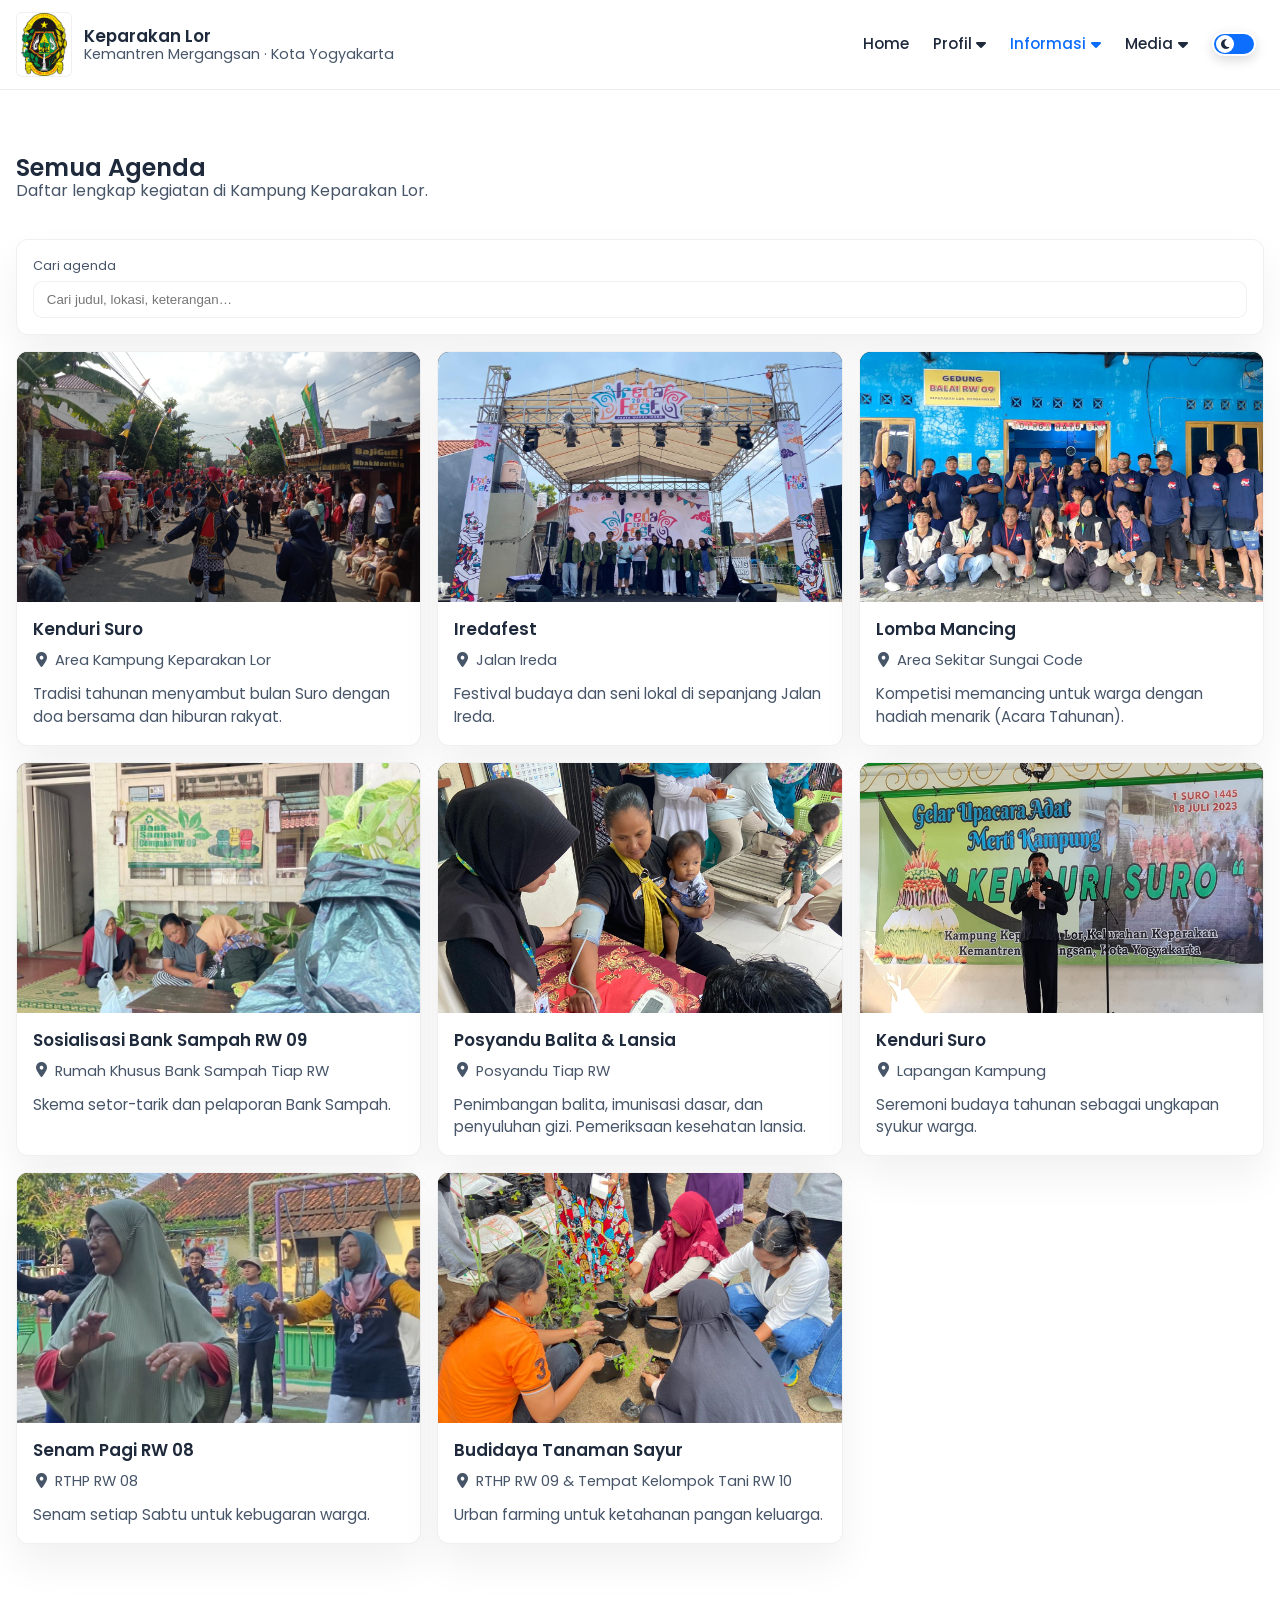
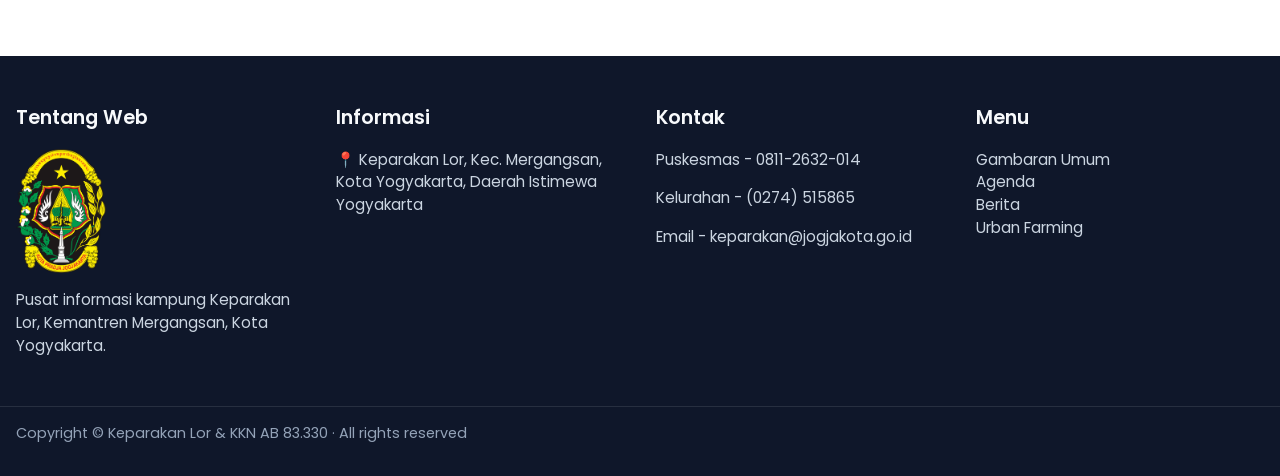
<file: agenda.html>
<!DOCTYPE html>
<html lang="id">
  <head>
    <meta charset="UTF-8" />
    <meta name="viewport" content="width=device-width, initial-scale=1" />
    <title>Semua Agenda | Keparakan Lor</title>

    <link rel="stylesheet" href="style.css" />
    <link
      href="https://fonts.googleapis.com/css2?family=Poppins:wght@400;500;600;700&display=swap"
      rel="stylesheet"
    />
    <link
      rel="stylesheet"
      href="https://cdnjs.cloudflare.com/ajax/libs/font-awesome/6.5.2/css/all.min.css"
    />
    <meta name="theme-color" content="#0d6efd" />
  </head>
  <body>
    <!-- TOP BAR -->
    <!-- <div class="topbar">
      <div class="topbar-inner container">
        <div class="top-left">
          <div>
            <span class="meta-icon"><i class="fas fa-phone"></i></span>
            0812-3456-7890
          </div>
          <div>|</div>
          <div>
            <span class="meta-icon"><i class="fas fa-envelope"></i></span>
            kelurahan.keparakanlor@example.go.id
          </div>
        </div>
        <div class="top-right">
          <div class="socials">
            <a href="#" aria-label="facebook" title="Facebook"
              ><i class="fab fa-facebook-f"></i
            ></a>
            <a href="#" aria-label="twitter" title="Twitter"
              ><i class="fab fa-twitter"></i
            ></a>
            <a href="#" aria-label="youtube" title="YouTube"
              ><i class="fab fa-youtube"></i
            ></a>
            <a href="#" aria-label="instagram" title="Instagram"
              ><i class="fab fa-instagram"></i
            ></a>
          </div>
        </div>
      </div>
    </div> -->

    <!-- NAVBAR -->
    <header class="navbar" id="navbar">
      <div class="nav-inner container">
        <div class="brand">
          <div class="brand-logo">
            <img src="img/logo-pemerintah-keparakanlor.png" alt="Logo" />
          </div>
          <div class="brand-title">
            <span class="main">Keparakan Lor</span>
            <span class="sub">Kemantren Mergangsan · Kota Yogyakarta</span>
          </div>
        </div>

        <button
          class="menu-toggle"
          id="menuToggle"
          aria-label="Toggle navigation"
        >
          <i class="fas fa-bars"></i>
        </button>

        <nav class="nav-links-wrapper" id="navLinks">
          <a class="nav-link" href="index.html">Home</a>

          <div class="dropdown">
            <div class="nav-link dropdown-toggle-btn" tabindex="0">
              Profil
              <span class="meta-icon"><i class="fas fa-caret-down"></i></span>
            </div>
            <div class="dropdown-menu">
              <a class="dropdown-item" href="profil.html#profil-gambaranumum"
                >Gambaran Umum</a
              >
              <a class="dropdown-item" href="profil.html#profil-lokasi"
                >Lokasi</a
              >
            </div>
          </div>

          <div class="dropdown">
            <div class="nav-link dropdown-toggle-btn active" tabindex="0">
              Informasi
              <span class="meta-icon"><i class="fas fa-caret-down"></i></span>
            </div>
            <div class="dropdown-menu">
              <a class="dropdown-item" href="agenda.html">Agenda</a>
              <a class="dropdown-item" href="berita.html">Berita</a>
              <a class="dropdown-item" href="urbanfarming.html"
                >Urban Farming</a
              >
            </div>
          </div>

          <div class="dropdown">
            <div class="nav-link dropdown-toggle-btn" tabindex="0">
              Media
              <span class="meta-icon"><i class="fas fa-caret-down"></i></span>
            </div>
            <div class="dropdown-menu">
              <a class="dropdown-item" href="media.html#galeri">Foto</a>
              <a class="dropdown-item" href="media.html#video">Video</a>
            </div>
          </div>

          <div class="dark-toggle" id="darkToggle" title="Toggle Dark Mode">
            <div class="toggle-ball" id="toggleBall">🌙</div>
          </div>
        </nav>
      </div>
    </header>

    <main>
      <!-- HERO MINI -->
      <section class="section" style="padding-bottom: 1.25rem">
        <div class="container">
          <h1 class="page-title">Semua Agenda</h1>
          <p class="text-dim" style="margin-top: -0.5rem">
            Daftar lengkap kegiatan di Kampung Keparakan Lor.
          </p>
        </div>
      </section>

      <!-- SEARCH + GRID + PAGINATION -->
      <section class="section" style="padding-top: 0">
        <div class="container">
          <!-- Search -->
          <div class="content-card" style="padding: 1rem; margin-bottom: 1rem">
            <label for="searchInput" class="label-sm">Cari agenda</label>
            <input
              id="searchInput"
              type="search"
              placeholder="Cari judul, lokasi, keterangan…"
              class="input"
            />
          </div>

          <!-- Grid -->
          <div id="agendaGrid" class="agenda-grid"></div>

          <!-- Empty -->
          <div
            id="emptyState"
            class="text-dim"
            style="display: none; text-align: center; margin-top: 1rem"
          >
            Tidak ada agenda yang cocok dengan pencarian.
          </div>

          <!-- Pagination controls -->
          <div id="pager" class="pager" style="display: none">
            <button
              id="btnPrev"
              class="pager-btn"
              aria-label="Halaman sebelumnya"
            >
              <i class="fas fa-chevron-left"></i> Sebelumnya
            </button>

            <div
              id="pagerDots"
              class="pager-dots"
              aria-label="Navigasi halaman"
            ></div>

            <button
              id="btnNext"
              class="pager-btn"
              aria-label="Halaman berikutnya"
            >
              Berikutnya <i class="fas fa-chevron-right"></i>
            </button>
          </div>
        </div>
      </section>
    </main>

    <!-- FOOTER -->
    <footer class="footer" id="lapak">
      <div class="container footer-grid">
        <div>
          <div class="footer-title">Tentang Web</div>
          <div class="footer-logo">
            <img
              src="img/logo-pemerintah-keparakanlor.png"
              alt="Logo Keparakan Lor"
            />
          </div>
          <p>
            Pusat informasi kampung Keparakan Lor, Kemantren Mergangsan, Kota Yogyakarta.
          </p>
        </div>

        <div>
          <div class="footer-title">Informasi</div>
          <p>
            📍 Keparakan Lor,
            Kec. Mergangsan, Kota Yogyakarta, Daerah Istimewa Yogyakarta
          </p>
          <!-- <p>📞 0812-3456-7890</p>
          <p>✉️ admin@keparakanlor.go.id</p> -->
        </div>

        <div>
          <div class="footer-title">Kontak</div>
          <p>Puskesmas - 0811-2632-014</p>
          <p>Kelurahan - (0274) 515865 </p>
          <p>Email - keparakan@jogjakota.go.id</p>
          <!-- <p>PLN - 123</p> -->
        </div>

        <div>
          <div class="footer-title">Menu</div>
          <a href="#">Gambaran Umum</a>
          <a href="#">Agenda</a>
          <a href="#">Berita</a>
          <a href="#">Urban Farming</a>
        </div>
      </div>

      <div class="container footer-bottom">
        <div>Copyright © Keparakan Lor & KKN AB 83.330 · All rights reserved</div>
        <!-- <div class="footer-soc">
          <a href="#" title="Facebook"><i class="fab fa-facebook-f"></i></a>
          <a href="#" title="Twitter"><i class="fab fa-twitter"></i></a>
          <a href="#" title="Youtube"><i class="fab fa-youtube"></i></a>
          <a href="#" title="Instagram"><i class="fab fa-instagram"></i></a>
        </div> -->
      </div>
    </footer>

    <!-- SCROLL TOP -->
    <div class="scroll-top-btn" id="scrollTopBtn" title="Kembali ke atas">
      <i class="fas fa-arrow-up"></i>
    </div>

    <!-- JS UTAMA (dark mode & hamburger) -->
    <script src="main.js"></script>

    <!-- JS KHUSUS AGENDA (data, render grid 3x3, search, pagination) -->
    <script>
      // ====== DATA AGENDA (boleh tambah sebanyaknya) ======
      const AGENDA_DATA = [
        {
          title: "Kenduri Suro",
          date: "2025-11-12",
          time: "19:30 WIB",
          place: "Area Kampung Keparakan Lor",
          img: "img/agenda1.jpg",
          desc: "Tradisi tahunan menyambut bulan Suro dengan doa bersama dan hiburan rakyat.",
        },
        {
          title: "Iredafest",
          date: "2025-11-16",
          time: "07:00 WIB",
          place: "Jalan Ireda",
          img: "img/agenda2.jpg",
          desc: "Festival budaya dan seni lokal di sepanjang Jalan Ireda.",
        },
        {
          title: "Lomba Mancing",
          date: "2025-11-20",
          time: "09:00 WIB",
          place: "Area Sekitar Sungai Code",
          img: "img/agenda3.jpg",
          desc: "Kompetisi memancing untuk warga dengan hadiah menarik (Acara Tahunan).",
        },
        {
          title: "Sosialisasi Bank Sampah RW 09",
          date: "2025-12-03",
          time: "15:30 WIB",
          place: "Rumah Khusus Bank Sampah Tiap RW",
          img: "img/agenda4.jpg",
          desc: "Skema setor-tarik dan pelaporan Bank Sampah.",
        },
        {
          title: "Posyandu Balita & Lansia",
          date: "2025-10-28",
          time: "08:00 WIB",
          place: "Posyandu Tiap RW",
          img: "img/agenda5.jpg",
          desc: "Penimbangan balita, imunisasi dasar, dan penyuluhan gizi. Pemeriksaan kesehatan lansia.",
        },
        {
          title: "Kenduri Suro",
          date: "2025-10-02",
          time: "19:00 WIB",
          place: "Lapangan Kampung",
          img: "img/agenda6.jpg",
          desc: "Seremoni budaya tahunan sebagai ungkapan syukur warga.",
        },
        {
          title: "Senam Pagi RW 08",
          date: "2025-12-12",
          time: "13:00 WIB",
          place: "RTHP RW 08",
          img: "img/agenda7.jpg",
          desc: "Senam setiap Sabtu untuk kebugaran warga.",
        },
        {
          title: "Budidaya Tanaman Sayur",
          date: "2025-11-25",
          time: "16:00 WIB",
          place: "RTHP RW 09 & Tempat Kelompok Tani RW 10",
          img: "img/agenda8.jpg",
          desc: "Urban farming untuk ketahanan pangan keluarga.",
        },
        // {
        //   title: "Jum’at Bersih",
        //   date: "2025-11-14",
        //   time: "06:30 WIB",
        //   place: "Sepanjang Gang Utama",
        //   img: "img/agenda9.jpg",
        //   desc: "Fokus drainase & kebersihan saluran.",
        // },

        // // Tambahan dummy untuk menunjukkan paging
        // {
        //   title: "Pelatihan Budidaya Sayur",
        //   date: "2025-12-05",
        //   time: "08:00 WIB",
        //   place: "Green House Kampung",
        //   img: "img/agenda3.jpg",
        //   desc: "Pengenalan hidroponik pemula.",
        // },
        // {
        //   title: "Senam Pagi Lansia",
        //   date: "2025-11-10",
        //   time: "06:30 WIB",
        //   place: "Balai RW 10",
        //   img: "img/agenda2.jpg",
        //   desc: "Senam rutin untuk kebugaran lansia.",
        // },
        // {
        //   title: "Lomba Kebersihan RT",
        //   date: "2025-12-22",
        //   time: "07:00 WIB",
        //   place: "Seluruh RT",
        //   img: "img/agenda1.jpg",
        //   desc: "Penilaian lingkungan & partisipasi warga.",
        // },
      ];

      const gridEl = document.getElementById("agendaGrid");
      const emptyEl = document.getElementById("emptyState");
      const searchEl = document.getElementById("searchInput");

      const pagerEl = document.getElementById("pager");
      const pagerDotsEl = document.getElementById("pagerDots");
      const btnPrev = document.getElementById("btnPrev");
      const btnNext = document.getElementById("btnNext");

      const ITEMS_PER_PAGE = 9; // 3 x 3
      let filtered = [...AGENDA_DATA];
      let currentPage = 1;
      let totalPages = Math.max(1, Math.ceil(filtered.length / ITEMS_PER_PAGE));

      function formatDate(iso) {
        try {
          const opts = { day: "2-digit", month: "short", year: "numeric" };
          return new Date(iso + "T00:00:00").toLocaleDateString("id-ID", opts);
        } catch (e) {
          return iso;
        }
      }

      function renderGridPage(items, page) {
        const start = (page - 1) * ITEMS_PER_PAGE;
        const view = items.slice(start, start + ITEMS_PER_PAGE);

        if (!view.length) {
          gridEl.innerHTML = "";
          emptyEl.style.display = "block";
        } else {
          emptyEl.style.display = "none";
         gridEl.innerHTML = view
  .map(
    (it) => `
      <article class="agenda-card-v">
        <div class="agenda-thumb">
          <img src="${it.img}" alt="${it.title}" />
        </div>
        <div class="agenda-content">
          <h3 class="agenda-title">${it.title}</h3>
          <div class="agenda-mini">
           
            <span><i class="fas fa-location-dot"></i> ${it.place || "-"}</span>
          </div>
          <p class="agenda-desc">${it.desc || ""}</p>
        </div>
      </article>
    `
  )
  .join("");

        }
      }

      function renderPager() {
        totalPages = Math.max(1, Math.ceil(filtered.length / ITEMS_PER_PAGE));
        pagerEl.style.display = totalPages > 1 ? "flex" : "none";

        // tombol prev/next
        btnPrev.disabled = currentPage <= 1;
        btnNext.disabled = currentPage >= totalPages;

        // dots
        pagerDotsEl.innerHTML = "";
        for (let i = 1; i <= totalPages; i++) {
          const dot = document.createElement("button");
          dot.className = "pager-dot" + (i === currentPage ? " active" : "");
          dot.setAttribute("aria-label", "Halaman " + i);
          dot.addEventListener("click", () => {
            currentPage = i;
            updateView();
          });
          pagerDotsEl.appendChild(dot);
        }
      }

      function updateView() {
        renderGridPage(filtered, currentPage);
        renderPager();
        // scroll sedikit ke atas grid biar nyaman saat ganti halaman
        document
          .getElementById("agendaGrid")
          .scrollIntoView({ behavior: "smooth", block: "start" });
      }

      function applySearch() {
        const q = (searchEl.value || "").toLowerCase().trim();
        filtered = AGENDA_DATA.filter((it) => {
          const hay = (it.title + " " + it.place + " " + it.desc).toLowerCase();
          return !q || hay.includes(q);
        });
        currentPage = 1; // reset ke halaman 1
        updateView();
      }

      // Events
      searchEl.addEventListener("input", applySearch);
      btnPrev.addEventListener("click", () => {
        if (currentPage > 1) {
          currentPage--;
          updateView();
        }
      });
      btnNext.addEventListener("click", () => {
        if (currentPage < totalPages) {
          currentPage++;
          updateView();
        }
      });

      // Aksesibilitas keyboard: panah kiri/kanan untuk ganti halaman
      document.addEventListener("keydown", (e) => {
        if (totalPages <= 1) return;
        if (e.key === "ArrowLeft") {
          if (currentPage > 1) {
            currentPage--;
            updateView();
          }
        }
        if (e.key === "ArrowRight") {
          if (currentPage < totalPages) {
            currentPage++;
            updateView();
          }
        }
      });

      // Init
      updateView();
    </script>

    <!-- STYLE KECIL KHUSUS GRID & PAGINATION -->
    <style>
      .page-title {
        margin: 0 0 0.25rem 0;
      }
      .text-dim {
        color: var(--text-dim);
      }
      .content-card {
        background: var(--bg-card);
        border: 1px solid var(--border-card);
        border-radius: var(--radius-card);
        box-shadow: var(--shadow-card);
      }
      .label-sm {
        display: block;
        font-size: 0.8rem;
        color: var(--text-dim);
        margin-bottom: 0.35rem;
      }
      .input {
        width: 100%;
        padding: 0.65rem 0.8rem;
        border: 1px solid var(--border-card);
        border-radius: 0.6rem;
        background: var(--bg-card);
        color: var(--text-main);
      }

      /* GRID 3 kolom responsif (tetap 9 item per halaman) */
      .agenda-grid {
        display: grid;
        grid-template-columns: 1fr;
        gap: 1rem;
        margin-top: 1rem;
      }
      @media (min-width: 720px) {
        .agenda-grid {
          grid-template-columns: repeat(2, 1fr);
        }
      }
      @media (min-width: 1100px) {
        .agenda-grid {
          grid-template-columns: repeat(3, 1fr);
        }
      }

      /* Kartu vertikal */
      .agenda-card-v {
        display: flex;
        flex-direction: column;
        background: var(--bg-card);
        border: 1px solid var(--border-card);
        border-radius: var(--radius-card);
        overflow: hidden;
        box-shadow: var(--shadow-card);
        transition: transform 0.15s ease;
      }
      .agenda-card-v:hover {
        transform: translateY(-2px);
      }
      .agenda-thumb {
        position: relative;
        width: 100%;
        padding-top: 62%;
        background: #000;
      }
      .agenda-thumb img {
        position: absolute;
        inset: 0;
        width: 100%;
        height: 100%;
        object-fit: cover;
      }
      .agenda-content {
        padding: 1rem;
        display: flex;
        flex-direction: column;
        gap: 0.5rem;
      }
      .agenda-title {
        margin: 0;
        font-size: 1.05rem;
        color: var(--text-main);
        font-weight: 600;
        line-height: 1.35;
      }
      .agenda-mini {
        display: flex;
        flex-direction: column;
        gap: 0.25rem;
        color: var(--text-dim);
        font-size: 0.92rem;
      }
      .agenda-mini i {
        width: 1rem;
        text-align: center;
        margin-right: 0.35rem;
      }
      .agenda-mini span {
        display: flex;
        align-items: center;
      }
      .agenda-desc {
        color: var(--text-dim);
        font-size: 0.95rem;
        line-height: 1.5;
        margin: 0.25rem 0 0 0;
      }

      /* Pager */
      .pager {
        margin-top: 1rem;
        display: flex;
        align-items: center;
        justify-content: center;
        gap: 0.75rem;
        flex-wrap: wrap;
      }
      .pager-btn {
        background: var(--bg-card);
        border: 1px solid var(--border-card);
        border-radius: 0.6rem;
        padding: 0.55rem 0.8rem;
        font-weight: 500;
        color: var(--text-main);
        cursor: pointer;
        box-shadow: var(--shadow-card);
      }
      .pager-btn:disabled {
        opacity: 0.5;
        cursor: not-allowed;
      }
      .pager-dots {
        display: flex;
        gap: 0.4rem;
        align-items: center;
        justify-content: center;
      }
      .pager-dot {
        width: 9px;
        height: 9px;
        border-radius: 999px;
        border: 1px solid var(--border-card);
        background: #cbd5e1;
        cursor: pointer;
      }
      body.dark .pager-dot {
        background: #475569;
      }
      .pager-dot.active {
        background: var(--brand-blue);
        border-color: var(--brand-blue);
      }
    </style>
  </body>
</html>

<!-- MODAL AGENDA -->
<div class="agenda-modal-backdrop">
  <div class="agenda-modal" role="dialog" aria-modal="true" aria-labelledby="agendaModalTitle">
    <div class="agenda-modal-header">
      <h3 id="agendaModalTitle" class="agenda-modal-title">Detail Agenda</h3>
      <button class="agenda-modal-close" aria-label="Tutup">&times;</button>
    </div>
    <div class="agenda-modal-body">
      <div class="agenda-modal-hero"><img alt="" /></div>
      <div class="agenda-modal-content">
        <div class="agenda-modal-meta"></div>
        <div class="agenda-modal-desc"></div>
      </div>
    </div>
  </div>
</div>

<!-- MODAL BERITA -->
<div class="news-modal-backdrop">
  <div class="news-modal" role="dialog" aria-modal="true" aria-labelledby="newsModalTitle">
    <div class="news-modal-header">
      <h3 id="newsModalTitle" class="news-modal-title">Detail Berita</h3>
      <button class="news-modal-close" aria-label="Tutup">&times;</button>
    </div>
    <div class="news-modal-body">
      <div class="news-modal-hero"><img alt="" /></div>
      <div class="news-modal-content">
        <div class="news-modal-meta"></div>
        <div class="news-modal-desc"></div>
      </div>
    </div>
  </div>
</div>

<script>(function agendaModalInit() {
  // buat elemen modal sekali saja
  const backdrop = document.createElement('div');
  backdrop.className = 'agenda-modal-backdrop';
  backdrop.innerHTML = `
    <div class="agenda-modal" role="dialog" aria-modal="true" aria-labelledby="agendaModalTitle">
      <div class="agenda-modal-header">
        <h3 id="agendaModalTitle" class="agenda-modal-title">Detail Agenda</h3>
        <button class="agenda-modal-close" aria-label="Tutup">&times;</button>
      </div>
      <div class="agenda-modal-body">
        <div class="agenda-modal-hero"><img alt="" /></div>
        <div class="agenda-modal-content">
          <div class="agenda-modal-meta"></div>
          <div class="agenda-modal-desc"></div>
        </div>
      </div>
    </div>
  `;
  document.body.appendChild(backdrop);

  const modal = backdrop.querySelector('.agenda-modal');
  const btnClose = backdrop.querySelector('.agenda-modal-close');
  const elImg   = backdrop.querySelector('.agenda-modal-hero img');
  const elTitle = backdrop.querySelector('#agendaModalTitle');
  const elMeta  = backdrop.querySelector('.agenda-modal-meta');
  const elDesc  = backdrop.querySelector('.agenda-modal-desc');

  function openFromCard(card){
    // Ambil data dari card
    const title = card.querySelector('.agenda-title')?.textContent?.trim() || 'Agenda';
    const img   = card.querySelector('.agenda-thumb img')?.getAttribute('src') || '';
    const desc  = card.querySelector('.agenda-desc')?.textContent?.trim() || '';
    const meta  = card.querySelector('.agenda-mini')?.textContent?.trim() || '';

    // Isi modal
    elTitle.textContent = title;
    elImg.src = img;
    elImg.alt = title;
    elMeta.textContent = meta;
    elDesc.textContent = desc;

    // Tampilkan modal
    backdrop.classList.add('open');
    // kunci scroll belakang
    document.documentElement.style.overflow = 'hidden';
    document.body.style.overflow = 'hidden';

    // Fokus pada tombol tutup untuk aksesibilitas
    btnClose.focus();
  }

  function closeModal(){
    backdrop.classList.remove('open');
    document.documentElement.style.overflow = '';
    document.body.style.overflow = '';
  }

  // Tutup modal: klik backdrop luar, tombol X, tekan Esc
  backdrop.addEventListener('click', (e) => {
    if (e.target === backdrop) closeModal();
  });
  btnClose.addEventListener('click', closeModal);
  window.addEventListener('keydown', (e) => {
    if (e.key === 'Escape') closeModal();
  });

  // Tambahkan listener ke setiap card agenda
  const agendaCards = document.querySelectorAll('.agenda-card-v');
  agendaCards.forEach(card => {
    card.style.cursor = 'pointer';  // Ubah kursor menjadi pointer
    card.addEventListener('click', () => {
      openFromCard(card);  // Buka modal saat card di-klik
    });
  });
})();
</script>
</file>
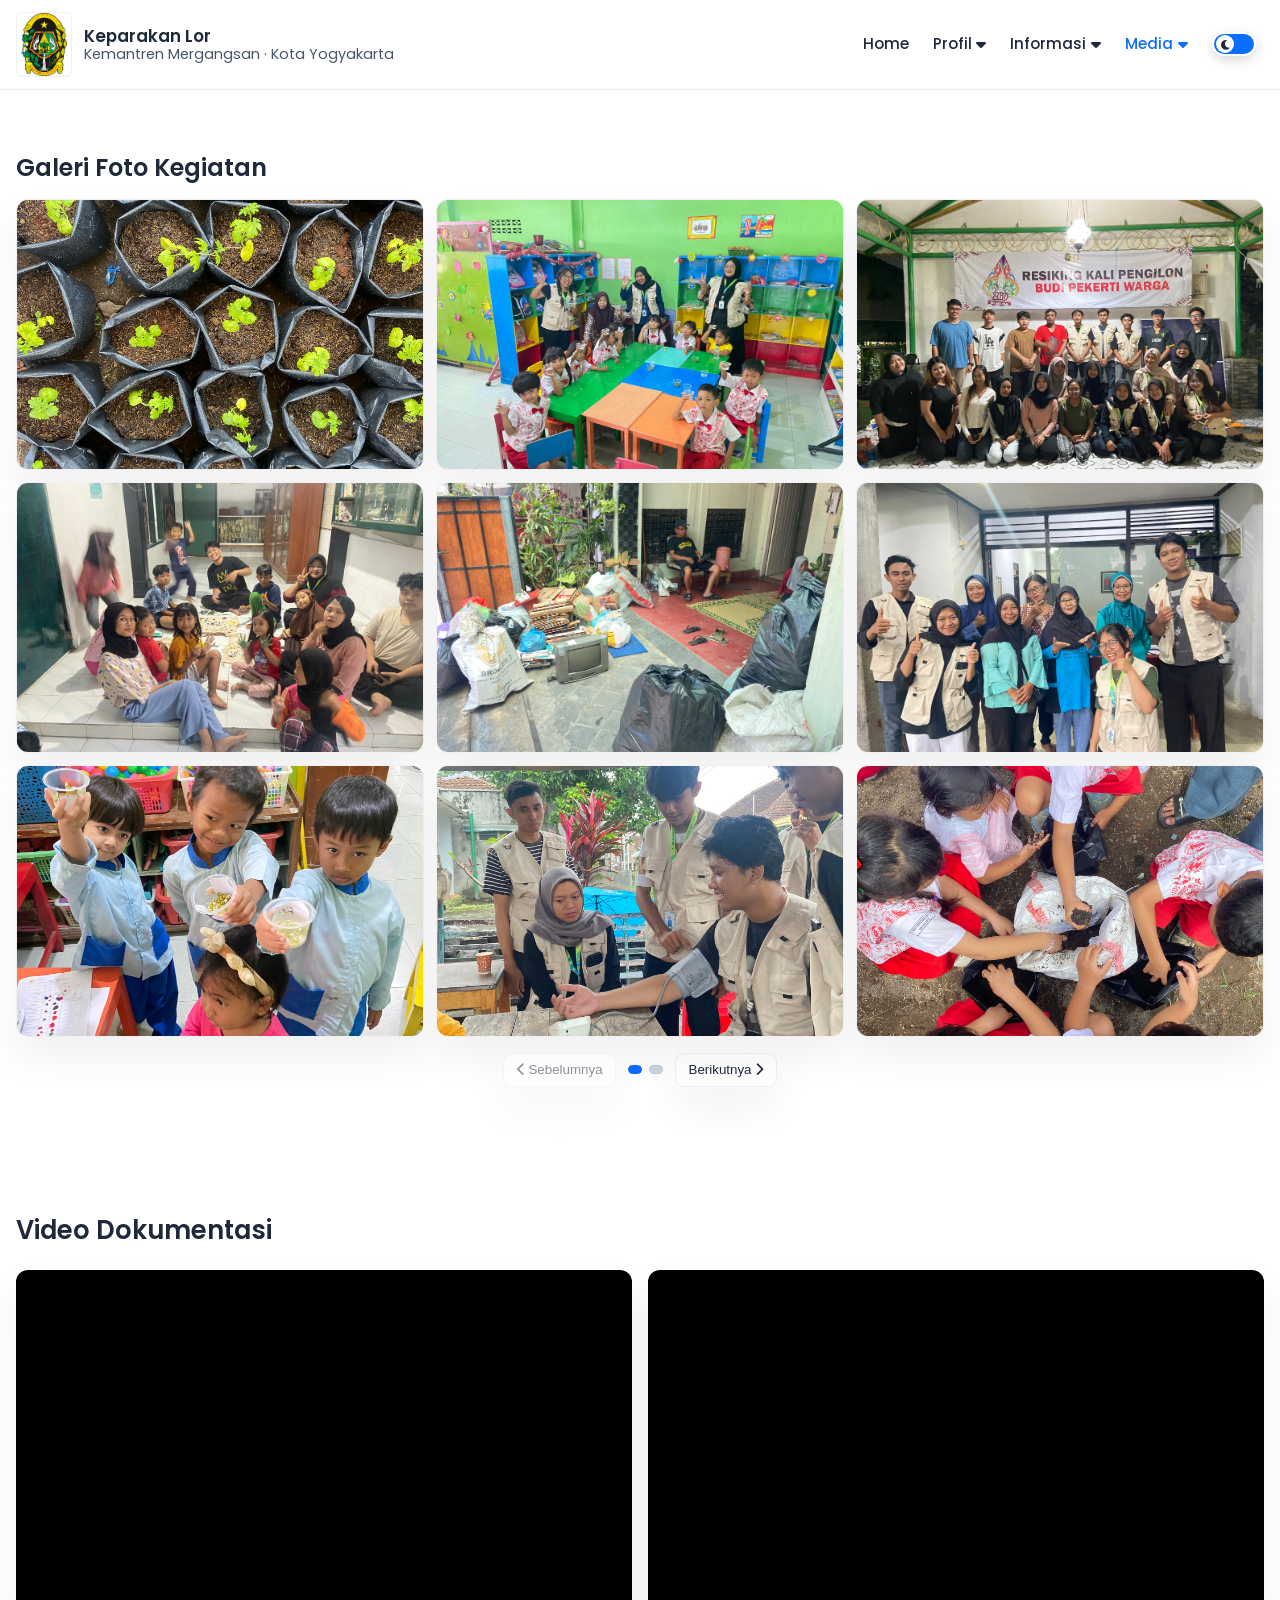
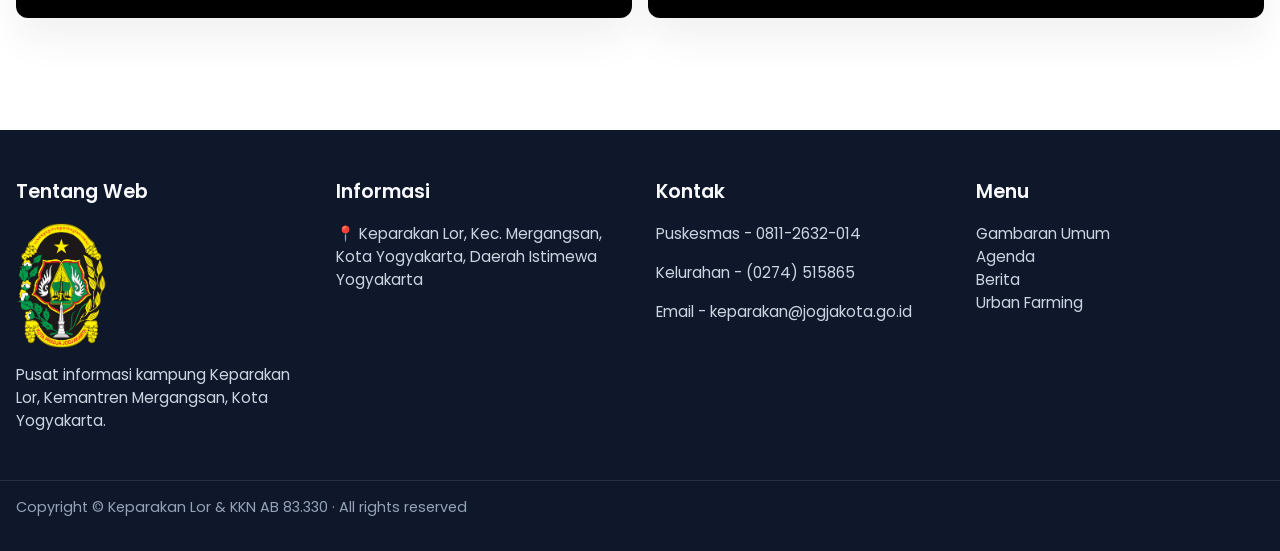
<file: media.html>
<!DOCTYPE html>
<html lang="id">
  <head>
    <meta charset="UTF-8" />
    <meta name="viewport" content="width=device-width, initial-scale=1.0" />
    <title>Media | Keparakan Lor</title>

    <link rel="stylesheet" href="style.css" />
    <link
      href="https://fonts.googleapis.com/css2?family=Poppins:wght@400;500;600;700&display=swap"
      rel="stylesheet"
    />
    <link
      rel="stylesheet"
      href="https://cdnjs.cloudflare.com/ajax/libs/font-awesome/6.0.0-beta3/css/all.min.css"
    />
    <meta name="theme-color" content="#0d6efd" />
  </head>
  <body>
    <!-- TOP BAR -->
    <!-- <div class="topbar">
      <div class="topbar-inner container">
        <div class="top-left">
          <div>
            <span class="meta-icon"><i class="fas fa-phone"></i></span>
            0812-3456-7890
          </div>
          <div>|</div>
          <div>
            <span class="meta-icon"><i class="fas fa-envelope"></i></span>
            kelurahan.keparakanlor@example.go.id
          </div>
        </div>
        <div class="top-right">
          <div class="socials">
            <a href="#" aria-label="facebook" title="Facebook"
              ><i class="fab fa-facebook-f"></i
            ></a>
            <a href="#" aria-label="twitter" title="Twitter"
              ><i class="fab fa-twitter"></i
            ></a>
            <a href="#" aria-label="youtube" title="Youtube"
              ><i class="fab fa-youtube"></i
            ></a>
            <a href="#" aria-label="instagram" title="Instagram"
              ><i class="fab fa-instagram"></i
            ></a>
          </div>
        </div>
      </div>
    </div> -->

    <!-- NAVBAR -->
    <header class="navbar" id="navbar">
      <div class="nav-inner container">
        <div class="brand">
          <div class="brand-logo">
            <img src="img/logo-pemerintah-keparakanlor.png" alt="Logo" />
          </div>
          <div class="brand-title">
            <span class="main">Keparakan Lor</span>
            <span class="sub">Kemantren Mergangsan · Kota Yogyakarta</span>
          </div>
        </div>

        <button
          class="menu-toggle"
          id="menuToggle"
          aria-label="Toggle navigation"
        >
          <i class="fas fa-bars"></i>
        </button>

        <nav class="nav-links-wrapper" id="navLinks">
          <a class="nav-link" href="index.html">Home</a>

          <div class="dropdown">
            <div class="nav-link dropdown-toggle-btn" tabindex="0">
              Profil
              <span class="meta-icon"><i class="fas fa-caret-down"></i></span>
            </div>
            <div class="dropdown-menu">
              <a class="dropdown-item" href="profil.html#profil-gambaranumum"
                >Gambaran Umum</a
              >
              <a class="dropdown-item" href="profil.html#profil-lokasi"
                >Lokasi</a
              >
            </div>
          </div>

          <div class="dropdown">
            <div class="nav-link dropdown-toggle-btn" tabindex="0">
              Informasi
              <span class="meta-icon"><i class="fas fa-caret-down"></i></span>
            </div>
            <div class="dropdown-menu">
              <a class="dropdown-item" href="agenda.html">Agenda</a>
              <a class="dropdown-item" href="berita.html">Berita</a>
              <a class="dropdown-item" href="urbanfarming.html"
                >Urban Farming</a
              >
            </div>
          </div>

          <div class="dropdown">
            <div class="nav-link dropdown-toggle-btn active" tabindex="0">
              Media
              <span class="meta-icon"><i class="fas fa-caret-down"></i></span>
            </div>
            <div class="dropdown-menu">
              <a class="dropdown-item" href="media.html#galeri">Foto</a>
              <a class="dropdown-item" href="media.html#video">Video</a>
            </div>
          </div>

          <div class="dark-toggle" id="darkToggle" title="Toggle Dark Mode">
            <div class="toggle-ball" id="toggleBall">🌙</div>
          </div>
        </nav>
      </div>
    </header>

    <main>
      <!-- GALERI FOTO -->
      <section id="galeri" class="section">
        <div class="container">
          <h1 class="page-title">Galeri Foto Kegiatan</h1>

          <!-- Grid akan di-render via JS -->
          <div id="galleryGrid" class="gallery-grid"></div>

          <!-- Empty state -->
          <div
            id="galleryEmpty"
            class="text-dim"
            style="display: none; text-align: center; margin-top: 1rem"
          >
            Belum ada foto pada halaman ini.
          </div>

          <!-- Pagination controls -->
          <div id="pager" class="pager" style="display: none">
            <button
              id="btnPrev"
              class="pager-btn"
              aria-label="Halaman sebelumnya"
            >
              <i class="fas fa-chevron-left"></i> Sebelumnya
            </button>

            <div
              id="pagerDots"
              class="pager-dots"
              aria-label="Navigasi halaman"
            ></div>

            <button
              id="btnNext"
              class="pager-btn"
              aria-label="Halaman berikutnya"
            >
              Berikutnya <i class="fas fa-chevron-right"></i>
            </button>
          </div>
        </div>
      </section>

      <!-- VIDEO -->
      <section id="video" class="section">
        <div class="container">
          <div class="section-header-row">
            <h2>Video Dokumentasi</h2>
            <!-- <a href="#" class="more-link"
              >Semua Video <i class="fas fa-arrow-right"></i
            ></a> -->
          </div>

          <div class="video-grid">
          <div class="video-frame">
            <iframe
              src="https://www.youtube.com/embed/JmqVrc4JOxI"
              title="Video 1"
              allowfullscreen
            ></iframe>
          </div>
          <div class="video-frame">
            <iframe
              src="https://www.youtube.com/embed/shXeOc1eer4"
              title="Video 2"
              allowfullscreen
            ></iframe>
          </div>
        </div>
        </div>
      </section>
    </main>

    <!-- FOOTER -->
    <footer class="footer" id="lapak">
      <div class="container footer-grid">
        <div>
          <div class="footer-title">Tentang Web</div>
          <div class="footer-logo">
            <img
              src="img/logo-pemerintah-keparakanlor.png"
              alt="Logo Keparakan Lor"
            />
          </div>
          <p>
            Pusat informasi kampung Keparakan Lor, Kemantren Mergangsan, Kota Yogyakarta.
          </p>
        </div>

        <div>
          <div class="footer-title">Informasi</div>
          <p>
            📍 Keparakan Lor,
            Kec. Mergangsan, Kota Yogyakarta, Daerah Istimewa Yogyakarta
          </p>
          <!-- <p>📞 0812-3456-7890</p>
          <p>✉️ admin@keparakanlor.go.id</p> -->
        </div>

        <div>
          <div class="footer-title">Kontak</div>
          <p>Puskesmas - 0811-2632-014</p>
          <p>Kelurahan - (0274) 515865 </p>
          <p>Email - keparakan@jogjakota.go.id</p>
          <!-- <p>PLN - 123</p> -->
        </div>

        <div>
          <div class="footer-title">Menu</div>
          <a href="#">Gambaran Umum</a>
          <a href="#">Agenda</a>
          <a href="#">Berita</a>
          <a href="#">Urban Farming</a>
        </div>
      </div>

      <div class="container footer-bottom">
        <div>Copyright © Keparakan Lor & KKN AB 83.330 · All rights reserved</div>
        <!-- <div class="footer-soc">
          <a href="#" title="Facebook"><i class="fab fa-facebook-f"></i></a>
          <a href="#" title="Twitter"><i class="fab fa-twitter"></i></a>
          <a href="#" title="Youtube"><i class="fab fa-youtube"></i></a>
          <a href="#" title="Instagram"><i class="fab fa-instagram"></i></a>
        </div> -->
      </div>
    </footer>

    <!-- SCROLL TOP -->
    <div class="scroll-top-btn" id="scrollTopBtn" title="Kembali ke atas">
      <i class="fas fa-arrow-up"></i>
    </div>

    <script src="main.js"></script>

    <!-- JS KHUSUS GALERI: 3x3 + Pagination -->
    <script>
      // ====== DATA FOTO GALERI (tambah/kurangi sesuai kebutuhan) ======
      const PHOTOS = [
        { src: "img/foto1.jpg", alt: "Kegiatan Warga 1" },
        { src: "img/foto2.jpg", alt: "Kegiatan Warga 2" },
        { src: "img/foto3.jpg", alt: "Kegiatan Warga 3" },
        { src: "img/foto4.jpg", alt: "Kegiatan Warga 4" },
        { src: "img/foto5.jpg", alt: "Kegiatan Warga 5" },
        { src: "img/foto6.jpg", alt: "Kegiatan Warga 6" },

        // Tambahan dummy untuk melihat paging
        { src: "img/foto7.jpg", alt: "Kegiatan Warga 7" },
        { src: "img/foto8.jpg", alt: "Kegiatan Warga 8" },
        { src: "img/foto9.jpg", alt: "Kegiatan Warga 9" },
        { src: "img/foto10.jpg", alt: "Kegiatan Warga 10" },
        { src: "img/foto11.jpg", alt: "Kegiatan Warga 11" },
        { src: "img/foto12.jpg", alt: "Kegiatan Warga 12" },
      ];

      const gridEl = document.getElementById("galleryGrid");
      const emptyEl = document.getElementById("galleryEmpty");

      const pagerEl = document.getElementById("pager");
      const pagerDotsEl = document.getElementById("pagerDots");
      const btnPrev = document.getElementById("btnPrev");
      const btnNext = document.getElementById("btnNext");

      const ITEMS_PER_PAGE = 9; // 3 x 3
      let currentPage = 1;
      let totalPages = Math.max(1, Math.ceil(PHOTOS.length / ITEMS_PER_PAGE));

      function renderGridPage(page) {
        const start = (page - 1) * ITEMS_PER_PAGE;
        const view = PHOTOS.slice(start, start + ITEMS_PER_PAGE);

        if (!view.length) {
          gridEl.innerHTML = "";
          emptyEl.style.display = "block";
          return;
        }
        emptyEl.style.display = "none";

        gridEl.innerHTML = view
          .map(
            (p) => `
            <div class="gallery-item">
              <img src="${p.src}" alt="${
              p.alt || "Foto Kegiatan"
            }" loading="lazy" />
            </div>`
          )
          .join("");
      }

      function renderPager() {
        totalPages = Math.max(1, Math.ceil(PHOTOS.length / ITEMS_PER_PAGE));
        pagerEl.style.display = totalPages > 1 ? "flex" : "none";

        btnPrev.disabled = currentPage <= 1;
        btnNext.disabled = currentPage >= totalPages;

        pagerDotsEl.innerHTML = "";
        for (let i = 1; i <= totalPages; i++) {
          const dot = document.createElement("button");
          dot.className = "pager-dot" + (i === currentPage ? " active" : "");
          dot.setAttribute("aria-label", "Halaman " + i);
          dot.addEventListener("click", () => {
            currentPage = i;
            updateView();
          });
          pagerDotsEl.appendChild(dot);
        }
      }

      function updateView() {
        renderGridPage(currentPage);
        renderPager();
        document
          .getElementById("galeri")
          .scrollIntoView({ behavior: "smooth", block: "start" });
      }

      // Events
      btnPrev.addEventListener("click", () => {
        if (currentPage > 1) {
          currentPage--;
          updateView();
        }
      });
      btnNext.addEventListener("click", () => {
        if (currentPage < totalPages) {
          currentPage++;
          updateView();
        }
      });

      // Aksesibilitas: panah kiri/kanan untuk ganti halaman
      document.addEventListener("keydown", (e) => {
        if (totalPages <= 1) return;
        if (e.key === "ArrowLeft" && currentPage > 1) {
          currentPage--;
          updateView();
        }
        if (e.key === "ArrowRight" && currentPage < totalPages) {
          currentPage++;
          updateView();
        }
      });

      // Init
      updateView();
    </script>

    <!-- STYLE KECIL KHUSUS GALERI & PAGINATION -->
    <style>
      .page-title {
        margin: 0 0 0.75rem 0;
      }
      .text-dim {
        color: var(--text-dim);
      }

      /* GRID GALERI 3 kolom responsif (3x3 per halaman) */
      .gallery-grid {
        display: grid;
        grid-template-columns: 1fr;
        gap: 0.75rem;
        margin-top: 1rem;
      }
      @media (min-width: 720px) {
        .gallery-grid {
          grid-template-columns: repeat(2, 1fr);
        }
      }
      @media (min-width: 1100px) {
        .gallery-grid {
          grid-template-columns: repeat(3, 1fr);
        }
      }

      .gallery-item {
        position: relative;
        background: var(--bg-card);
        border: 1px solid var(--border-card);
        border-radius: var(--radius-card);
        overflow: hidden;
        box-shadow: var(--shadow-card);
      }
      .gallery-item img {
        display: block;
        width: 100%;
        height: 100%;
        aspect-ratio: 4/3;
        object-fit: cover;
        transition: transform 0.2s ease;
      }
      .gallery-item:hover img {
        transform: scale(1.02);
      }

      /* Video grid (mengikuti style sebelumnya) */
      .video-grid {
        display: grid;
        grid-template-columns: 1fr;
        gap: 1rem;
      }
      @media (min-width: 900px) {
        .video-grid {
          grid-template-columns: repeat(2, 1fr);
        }
      }
      .video-frame {
        position: relative;
        padding-top: 56.25%;
        background: #000;
        border-radius: var(--radius-card);
        overflow: hidden;
        border: 1px solid var(--border-card);
        box-shadow: var(--shadow-card);
      }
      .video-frame iframe {
        position: absolute;
        inset: 0;
        width: 100%;
        height: 100%;
        border: 0;
      }

      /* Pager umum */
      .pager {
        margin-top: 1rem;
        display: flex;
        align-items: center;
        justify-content: center;
        gap: 0.75rem;
        flex-wrap: wrap;
      }
      .pager-btn {
        background: var(--bg-card);
        border: 1px solid var(--border-card);
        border-radius: 0.6rem;
        padding: 0.55rem 0.8rem;
        font-weight: 500;
        color: var(--text-main);
        cursor: pointer;
        box-shadow: var(--shadow-card);
      }
      .pager-btn:disabled {
        opacity: 0.5;
        cursor: not-allowed;
      }
      .pager-dots {
        display: flex;
        gap: 0.4rem;
        align-items: center;
        justify-content: center;
      }
      .pager-dot {
        width: 9px;
        height: 9px;
        border-radius: 999px;
        border: 1px solid var(--border-card);
        background: #cbd5e1;
        cursor: pointer;
      }
      body.dark .pager-dot {
        background: #475569;
      }
      .pager-dot.active {
        background: var(--brand-blue);
        border-color: var(--brand-blue);
      }
    </style>
  </body>
</html>
</file>
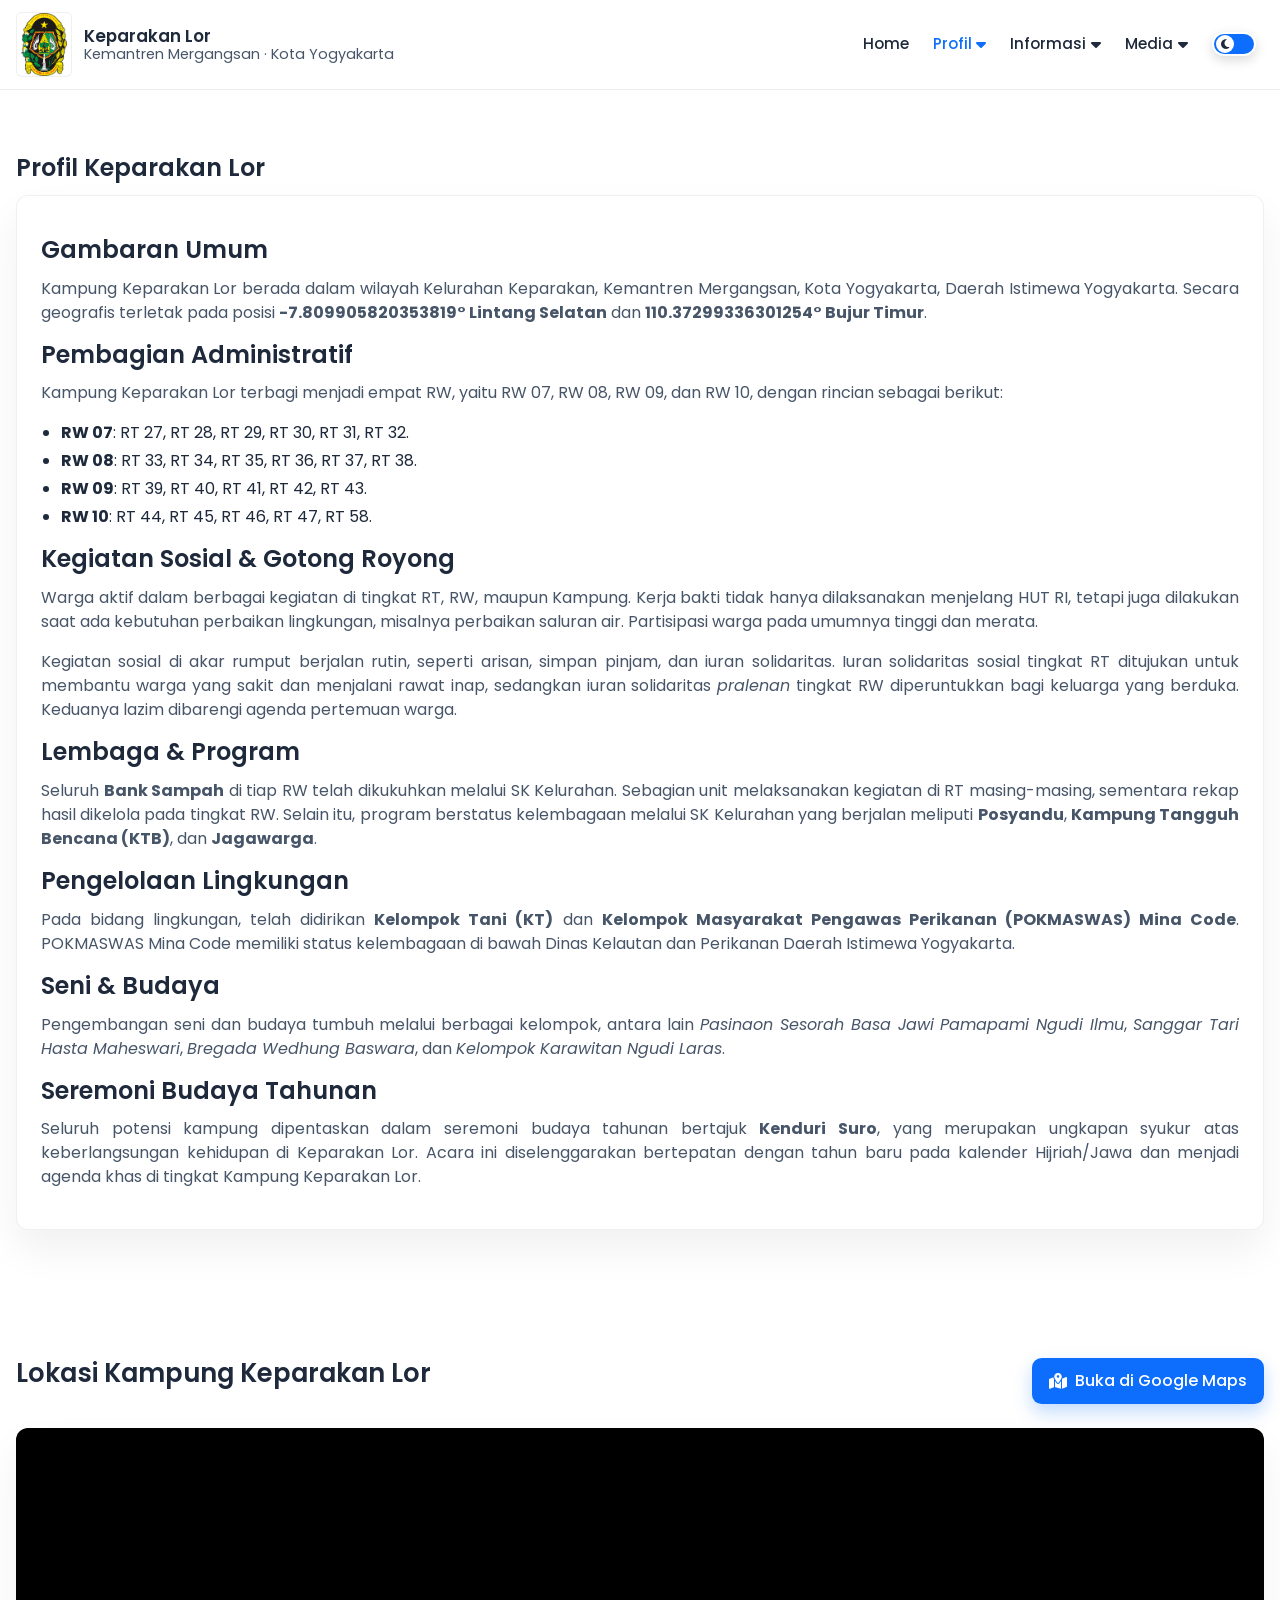
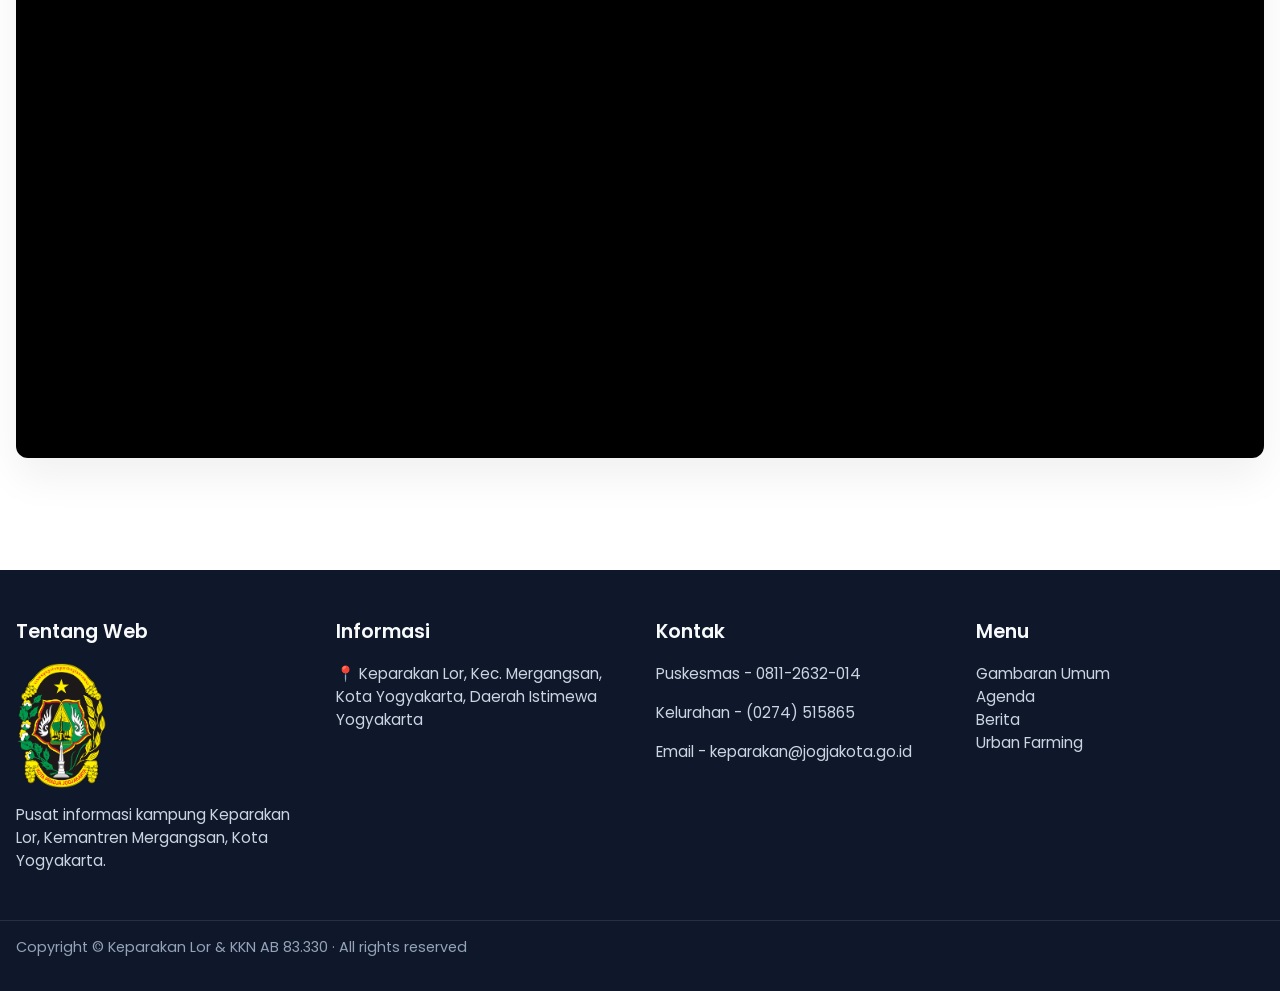
<file: profil.html>
<!DOCTYPE html>
<html lang="id">
  <head>
    <meta charset="UTF-8" />
    <meta name="viewport" content="width=device-width, initial-scale=1" />
    <title>Profil Keparakan Lor | Kemantren Mergangsan</title>

    <link rel="stylesheet" href="style.css" />
    <link
      href="https://fonts.googleapis.com/css2?family=Poppins:wght@400;500;600;700&display=swap"
      rel="stylesheet"
    />
    <link
      rel="stylesheet"
      href="https://cdnjs.cloudflare.com/ajax/libs/font-awesome/6.5.2/css/all.min.css"
    />
  </head>
  <!-- ZingChart -->
  <body>
    <!-- TOP BAR -->
    <!-- <div class="topbar">
      <div class="topbar-inner container">
        <div class="top-left">
          <div>
            <span class="meta-icon"><i class="fas fa-phone"></i></span>
            0812-3456-7890
          </div>
          <div>|</div>
          <div>
            <span class="meta-icon"><i class="fas fa-envelope"></i></span>
            kelurahan.keparakanlor@example.go.id
          </div>
        </div>
        <div class="top-right">
          <div class="socials">
            <a href="#" aria-label="facebook" title="Facebook"
              ><i class="fab fa-facebook-f"></i
            ></a>
            <a href="#" aria-label="twitter" title="Twitter"
              ><i class="fab fa-twitter"></i
            ></a>
            <a href="#" aria-label="youtube" title="YouTube"
              ><i class="fab fa-youtube"></i
            ></a>
            <a href="#" aria-label="instagram" title="Instagram"
              ><i class="fab fa-instagram"></i
            ></a>
          </div>
        </div>
      </div>
    </div> -->

    <!-- NAVBAR -->
    <header class="navbar" id="navbar">
      <div class="nav-inner container">
        <div class="brand">
          <div class="brand-logo">
            <img src="img/logo-pemerintah-keparakanlor.png" alt="Logo" />
          </div>
          <div class="brand-title">
            <span class="main">Keparakan Lor</span>
            <span class="sub">Kemantren Mergangsan · Kota Yogyakarta</span>
          </div>
        </div>

        <button
          class="menu-toggle"
          id="menuToggle"
          aria-label="Toggle navigation"
        >
          <i class="fas fa-bars"></i>
        </button>

        <nav class="nav-links-wrapper" id="navLinks">
          <a class="nav-link" href="index.html">Home</a>

          <div class="dropdown">
            <div class="nav-link dropdown-toggle-btn active" tabindex="0">
              Profil
              <span class="meta-icon"><i class="fas fa-caret-down"></i></span>
            </div>
            <div class="dropdown-menu">
              <a class="dropdown-item" href="profil.html#profil-gambaranumum"
                >Gambaran Umum</a
              >
              <a class="dropdown-item" href="profil.html#profil-lokasi"
                >Lokasi</a
              >
            </div>
          </div>

          <div class="dropdown">
            <div class="nav-link dropdown-toggle-btn" tabindex="0">
              Informasi
              <span class="meta-icon"><i class="fas fa-caret-down"></i></span>
            </div>
            <div class="dropdown-menu">
              <a class="dropdown-item" href="agenda.html">Agenda</a>
              <a class="dropdown-item" href="berita.html">Berita</a>
              <a class="dropdown-item" href="urbanfarming.html"
                >Urban Farming</a
              >
            </div>
          </div>

          <div class="dropdown">
            <div class="nav-link dropdown-toggle-btn" tabindex="0">
              Media
              <span class="meta-icon"><i class="fas fa-caret-down"></i></span>
            </div>
            <div class="dropdown-menu">
              <a class="dropdown-item" href="media.html#galeri">Foto</a>
              <a class="dropdown-item" href="media.html#video">Video</a>
            </div>
          </div>

          <div class="dark-toggle" id="darkToggle" title="Toggle Dark Mode">
            <div class="toggle-ball" id="toggleBall">🌙</div>
          </div>
        </nav>
      </div>
    </header>

    <main>
      <section id="profil-gambaranumum" class="section">
        <div class="container">
          <h1 class="page-title">Profil Keparakan Lor</h1>

          <!-- === SATU CARD SAJA, SEMUA TEKS DIGABUNG & JUSTIFY === -->
          <article class="content-card text-justify">
            <h2>Gambaran Umum</h2>
            <p>
              Kampung Keparakan Lor berada dalam wilayah Kelurahan Keparakan,
              Kemantren Mergangsan, Kota Yogyakarta, Daerah Istimewa Yogyakarta.
              Secara geografis terletak pada posisi
              <strong>-7.809905820353819° Lintang Selatan</strong> dan
              <strong>110.37299336301254° Bujur Timur</strong>.
            </p>

            <h2>Pembagian Administratif</h2>
            <p>
              Kampung Keparakan Lor terbagi menjadi empat RW, yaitu RW 07, RW
              08, RW 09, dan RW 10, dengan rincian sebagai berikut:
            </p>
            <ul class="tight-list">
              <li>
                <strong>RW 07</strong>: RT 27, RT 28, RT 29, RT 30, RT 31, RT
                32.
              </li>
              <li>
                <strong>RW 08</strong>: RT 33, RT 34, RT 35, RT 36, RT 37, RT
                38.
              </li>
              <li>
                <strong>RW 09</strong>: RT 39, RT 40, RT 41, RT 42, RT 43.
              </li>
              <li>
                <strong>RW 10</strong>: RT 44, RT 45, RT 46, RT 47, RT 58.
              </li>
            </ul>

            <h2>Kegiatan Sosial &amp; Gotong Royong</h2>
            <p>
              Warga aktif dalam berbagai kegiatan di tingkat RT, RW, maupun
              Kampung. Kerja bakti tidak hanya dilaksanakan menjelang HUT RI,
              tetapi juga dilakukan saat ada kebutuhan perbaikan lingkungan,
              misalnya perbaikan saluran air. Partisipasi warga pada umumnya
              tinggi dan merata.
            </p>
            <p>
              Kegiatan sosial di akar rumput berjalan rutin, seperti arisan,
              simpan pinjam, dan iuran solidaritas. Iuran solidaritas sosial
              tingkat RT ditujukan untuk membantu warga yang sakit dan menjalani
              rawat inap, sedangkan iuran solidaritas <em>pralenan</em> tingkat
              RW diperuntukkan bagi keluarga yang berduka. Keduanya lazim
              dibarengi agenda pertemuan warga.
            </p>

            <h2>Lembaga &amp; Program</h2>
            <p>
              Seluruh <strong>Bank Sampah</strong> di tiap RW telah dikukuhkan
              melalui SK Kelurahan. Sebagian unit melaksanakan kegiatan di RT
              masing-masing, sementara rekap hasil dikelola pada tingkat RW.
              Selain itu, program berstatus kelembagaan melalui SK Kelurahan
              yang berjalan meliputi <strong>Posyandu</strong>,
              <strong>Kampung Tangguh Bencana (KTB)</strong>, dan
              <strong>Jagawarga</strong>.
            </p>

            <h2>Pengelolaan Lingkungan</h2>
            <p>
              Pada bidang lingkungan, telah didirikan
              <strong>Kelompok Tani (KT)</strong> dan
              <strong
                >Kelompok Masyarakat Pengawas Perikanan (POKMASWAS) Mina
                Code</strong
              >. POKMASWAS Mina Code memiliki status kelembagaan di bawah Dinas
              Kelautan dan Perikanan Daerah Istimewa Yogyakarta.
            </p>

            <h2>Seni &amp; Budaya</h2>
            <p>
              Pengembangan seni dan budaya tumbuh melalui berbagai kelompok,
              antara lain
              <em>Pasinaon Sesorah Basa Jawi Pamapami Ngudi Ilmu</em>,
              <em>Sanggar Tari Hasta Maheswari</em>,
              <em>Bregada Wedhung Baswara</em>, dan
              <em>Kelompok Karawitan Ngudi Laras</em>.
            </p>

            <h2>Seremoni Budaya Tahunan</h2>
            <p>
              Seluruh potensi kampung dipentaskan dalam seremoni budaya tahunan
              bertajuk <strong>Kenduri Suro</strong>, yang merupakan ungkapan
              syukur atas keberlangsungan kehidupan di Keparakan Lor. Acara ini
              diselenggarakan bertepatan dengan tahun baru pada kalender
              Hijriah/Jawa dan menjadi agenda khas di tingkat Kampung Keparakan
              Lor.
            </p>
          </article>
          <!-- === /SATU CARD === -->
        </div>
      </section>

      <!-- ===================================================== -->
      <!-- LOKASI / MAPS -->
      <!-- ===================================================== -->
      <section id="profil-lokasi" class="section">
        <div class="container">
          <div class="section-header-row">
            <h2>Lokasi Kampung Keparakan Lor</h2>

            <!-- tombol rapi -->
            <a
              class="btn-map"
              href="https://www.google.com/maps?q=-7.811285003341811,110.36128822531738"
              target="_blank"
              rel="noopener"
            >
              <i class="fas fa-map-location-dot"></i>
              <span>Buka di Google Maps</span>
            </a>
          </div>

          <div class="map-frame">
            <iframe
              class="map-iframe"
              src="https://www.google.com/maps/embed?pb=!1m18!1m12!1m3!1d15811.188631337829!2d110.36128822531738!3d-7.811285003341811!2m3!1f0!2f0!3f0!3m2!1i1024!2i768!4f13.1!3m3!1m2!1s0x2e7a579950a7eca7%3A0xecee2ecafcf61019!2sKeparakan%2C%20Mergangsan%2C%20Yogyakarta%20City%2C%20Special%20Region%20of%20Yogyakarta!5e0!3m2!1sen!2sid!4v1761970926546!5m2!1sen!2sid"
              allowfullscreen
              loading="lazy"
              referrerpolicy="no-referrer-when-downgrade"
            ></iframe>
          </div>
        </div>
      </section>
    </main>

    <!-- FOOTER -->
    <footer class="footer" id="lapak">
      <div class="container footer-grid">
        <div>
          <div class="footer-title">Tentang Web</div>
          <div class="footer-logo">
            <img
              src="img/logo-pemerintah-keparakanlor.png"
              alt="Logo Keparakan Lor"
            />
          </div>
          <p>
            Pusat informasi kampung Keparakan Lor, Kemantren Mergangsan, Kota Yogyakarta.
          </p>
        </div>

        <div>
          <div class="footer-title">Informasi</div>
          <p>
            📍 Keparakan Lor,
            Kec. Mergangsan, Kota Yogyakarta, Daerah Istimewa Yogyakarta
          </p>
          <!-- <p>📞 0812-3456-7890</p>
          <p>✉️ admin@keparakanlor.go.id</p> -->
        </div>

        <div>
          <div class="footer-title">Kontak</div>
          <p>Puskesmas - 0811-2632-014</p>
          <p>Kelurahan - (0274) 515865 </p>
          <p>Email - keparakan@jogjakota.go.id</p>
          <!-- <p>PLN - 123</p> -->
        </div>

        <div>
          <div class="footer-title">Menu</div>
          <a href="#">Gambaran Umum</a>
          <a href="#">Agenda</a>
          <a href="#">Berita</a>
          <a href="#">Urban Farming</a>
        </div>
      </div>

      <div class="container footer-bottom">
        <div>Copyright © Keparakan Lor & KKN AB 83.330 · All rights reserved</div>
        <!-- <div class="footer-soc">
          <a href="#" title="Facebook"><i class="fab fa-facebook-f"></i></a>
          <a href="#" title="Twitter"><i class="fab fa-twitter"></i></a>
          <a href="#" title="Youtube"><i class="fab fa-youtube"></i></a>
          <a href="#" title="Instagram"><i class="fab fa-instagram"></i></a>
        </div> -->
      </div>
    </footer>

    <!-- SCROLL TOP -->
    <div class="scroll-top-btn" id="scrollTopBtn" title="Kembali ke atas">
      <i class="fas fa-arrow-up"></i>
    </div>

    <script src="main.js"></script>
  </body>
</html>
</file>
<file: style.css>
/* ============ RESET ============ */
*,
*::before,
*::after {
  box-sizing: border-box;
}
body {
  margin: 0;
  font-family: "Poppins", system-ui, -apple-system, BlinkMacSystemFont,
    "Segoe UI", Roboto, "Helvetica Neue", Arial, sans-serif;
  background-color: var(--bg-page);
  color: var(--text-main);
  line-height: 1.5;
  overflow-x: hidden;
}
img {
  max-width: 100%;
  display: block;
}
a {
  color: inherit;
  text-decoration: none;
}

/* ============ THEME (LIGHT / DARK) ============ */
:root {
  --bg-page: #ffffff;
  --bg-card: #ffffff;
  --bg-section: #ffffff;
  --bg-footer: #0f172a;
  --border-card: rgba(0, 0, 0, 0.06);

  --text-main: #1e293b;
  --text-dim: #475569;
  --text-light: #f8fafc;

  --shadow-card: 0 20px 40px rgba(0, 0, 0, 0.06);

  --brand-blue: #0d6efd;
  --brand-blue-light: #2563eb;
  --brand-red: #ef4444;
  --brand-yellow: #facc15;
  --brand-green: #22c55e;
  --brand-cyan: #06b6d4;
  --surface-hover: rgba(0, 0, 0, 0.05);

  --radius-card: 12px;
}

body.dark {
  --bg-page: #0f172a;
  --bg-card: #1e293b;
  --bg-section: #1e293b;
  --bg-footer: #0f172a;
  --border-card: rgba(255, 255, 255, 0.08);

  --text-main: #f8fafc;
  --text-dim: #94a3b8;
  --text-light: #f8fafc;

  --shadow-card: 0 20px 40px rgba(0, 0, 0, 0.9);

  --surface-hover: rgba(255, 255, 255, 0.05);
}

/* warna icon statistik */
.bg-orange {
  background-color: #f97316;
}
.bg-blue {
  background-color: #3b82f6;
}

/* ============ UTILITIES ============ */
.container {
  width: 100%;
  max-width: 1280px;
  padding-left: 1rem;
  padding-right: 1rem;
  margin-left: auto;
  margin-right: auto;
}
.section {
  padding-top: 3rem;
  padding-bottom: 3rem;
  background-color: var(--bg-section);
}
@media (min-width: 768px) {
  .section {
    padding-top: 4rem;
    padding-bottom: 4rem;
  }
}
h1,
h2,
h3,
h4,
h5,
h6 {
  color: var(--text-main);
  font-weight: 600;
  line-height: 1.2;
  margin-top: 0;
  margin-bottom: 0.75rem;
}
p {
  color: var(--text-dim);
  margin-top: 0;
  margin-bottom: 1rem;
  font-size: 1rem;
}

/* ============ TOP BAR ============ */
.topbar {
  background-color: #f8fafc;
  color: #1e293b;
  font-size: 0.9rem;
  border-bottom: 1px solid rgba(0, 0, 0, 0.07);
  display: none;
}
body.dark .topbar {
  background-color: #1e293b;
  color: #f8fafc;
  border-bottom: 1px solid rgba(255, 255, 255, 0.1);
}
@media (min-width: 768px) {
  .topbar {
    display: block;
  }
}
.topbar-inner {
  display: flex;
  align-items: center;
  justify-content: space-between;
  gap: 1rem;
  padding: 0.5rem 1rem;
}
.top-left,
.top-right {
  display: flex;
  align-items: center;
  gap: 1rem;
  flex-wrap: wrap;
}
.socials {
  display: flex;
  gap: 0.75rem;
  color: inherit;
}
.socials a {
  font-size: 1.1rem;
  line-height: 1;
  display: inline-flex;
  align-items: center;
  justify-content: center;
}

/* ============ NAVBAR ============ */
.navbar {
  background-color: var(--bg-page);
  border-bottom: 1px solid rgba(0, 0, 0, 0.07);
  position: sticky;
  top: 0;
  z-index: 1000;
}
body.dark .navbar {
  border-bottom: 1px solid rgba(255, 255, 255, 0.1);
}
.nav-inner {
  max-width: 1280px;
  margin: 0 auto;
  padding: 0.75rem 1rem;
  display: flex;
  align-items: center;
  justify-content: space-between;
  gap: 1rem;
}
.brand {
  display: flex;
  align-items: center;
  flex-shrink: 0;
  min-width: 0;
  gap: 0.75rem;
}
.brand-logo {
  width: 56px;
  height: 65px;
  border-radius: 6px;
  background-color: var(--bg-card);
  border: 1px solid var(--border-card);
  overflow: hidden;
  flex-shrink: 0;
  display: flex;
  align-items: center;
  justify-content: center;
}
.brand-logo img {
  width: 100%;
  height: 100%;
  object-fit: contain;
}
.brand-title {
  display: flex;
  flex-direction: column;
  line-height: 1.2;
}
.brand-title .main {
  font-weight: 600;
  font-size: 1.05rem;
  color: var(--text-main);
}
.brand-title .sub {
  font-size: 0.9rem;
  color: var(--text-dim);
  font-weight: 400;
}

/* nav links wrapper */
.nav-links-wrapper {
  display: flex;
  align-items: center;
  gap: 1rem;
  margin-left: auto;
  transition: transform 0.3s ease-in-out;
}
@media (min-width: 992px) {
  .nav-links-wrapper {
    gap: 1.5rem;
  }
}
.nav-link {
  color: var(--text-main);
  font-size: 0.95rem;
  font-weight: 500;
  position: relative;
  cursor: pointer;
  display: flex;
  align-items: center;
  gap: 0.3rem;
  padding: 10px 0;
}
.nav-link.active {
  color: var(--brand-blue);
}
.nav-link:hover {
  color: var(--brand-blue);
}

/* ============ DROPDOWN: CLICK ONLY ============ */
.dropdown {
  position: relative;
}
.dropdown-menu {
  position: absolute;
  top: 100%;
  left: 0;
  min-width: 200px;
  background-color: var(--bg-card);
  border: 1px solid var(--border-card);
  box-shadow: 0 20px 40px rgba(0, 0, 0, 0.1);
  border-radius: var(--radius-card);
  padding: 0.5rem 0;
  display: none;
  opacity: 0;
  visibility: hidden;
  transform: translateY(6px);
  transition: opacity 0.15s ease-out, transform 0.15s ease-out;
  z-index: 1500;
}
.dropdown.open > .dropdown-menu {
  display: block;
  opacity: 1;
  visibility: visible;
  transform: translateY(0);
}
.dropdown-item {
  display: block;
  padding: 0.6rem 1rem;
  color: var(--text-main);
  font-size: 0.9rem;
  white-space: nowrap;
}

/* dark mode switch */
.dark-toggle {
  display: inline-flex;
  align-items: center;
  background-color: #0d6efd;
  border-radius: 20px;
  width: 44px;
  height: 24px;
  position: relative;
  flex-shrink: 0;
  cursor: pointer;
  border: 2px solid #fff;
  box-shadow: 0 4px 12px rgba(0, 0, 0, 0.15);
}
body.dark .dark-toggle {
  background-color: #2563eb;
}
.toggle-ball {
  width: 18px;
  height: 18px;
  border-radius: 999px;
  background-color: #fff;
  position: absolute;
  left: 2px;
  top: 1px;
  transition: all 0.2s;
  display: flex;
  align-items: center;
  justify-content: center;
  font-size: 0.7rem;
}
body.dark .toggle-ball {
  left: calc(100% - 20px);
}

/* Tombol Toggle Mobile */
.menu-toggle {
  display: none;
  background: none;
  border: none;
  font-size: 1.5rem;
  color: var(--text-main);
  cursor: pointer;
}

/* 
CONTENT CARD */
/* --- Utilitas teks rata kiri-kanan --- */
.text-justify,
.text-justify p,
.text-justify li {
  text-align: justify;
  text-justify: inter-word;
}

/* Satu card profil */
.content-card {
  background-color: var(--bg-card);
  border: 1px solid var(--border-card);
  box-shadow: var(--shadow-card);
  border-radius: var(--radius-card);
  padding: 1.5rem;
}

/* Heading di dalam card, beri jarak rapih */
.content-card h2 {
  margin-top: 1rem;
  margin-bottom: 0.75rem;
}

/* List di dalam card dibuat kompak */
.content-card ul.tight-list {
  margin: 0.25rem 0 1rem 1.25rem;
  padding: 0;
}
.content-card ul.tight-list li {
  margin: 0.25rem 0;
}

/* ====== MAPS ====== */
/* ====== MAPS ====== */
.map-card {
  display: grid;
  grid-template-columns: 1fr;
  gap: 1rem;
  background: var(--bg-card);
  border: 1px solid var(--border-card);
  box-shadow: var(--shadow-card);
  border-radius: var(--radius-card);
  padding: 1rem;
}
@media (min-width: 992px) {
  .map-card {
    grid-template-columns: 1fr 2fr;
  }
}

.map-info .map-title {
  margin: 0 0 0.5rem 0;
  font-weight: 600;
  color: var(--text-main);
}
.map-text {
  margin: 0;
  color: var(--text-dim);
}

/* frame lebih BESAR */
.map-frame {
  width: 100%;
  height: 65vh; /* besar di mobile */
  min-height: 480px; /* minimum supaya tetap tinggi */
  border: 1px solid var(--border-card);
  border-radius: 0.75rem;
  overflow: hidden;
  background: #000;
  box-shadow: var(--shadow-card);
}
@media (min-width: 992px) {
  .map-frame {
    height: 70vh;
    min-height: 560px;
  } /* lebih besar di desktop */
}
.map-iframe {
  width: 100%;
  height: 100%;
  border: 0;
}

/* Tombol "Buka di Google Maps" */
.btn-map {
  display: inline-flex;
  align-items: center;
  gap: 0.5rem;
  padding: 0.625rem 1rem;
  border-radius: 0.6rem;
  background: var(--brand-blue);
  color: #fff;
  font-weight: 500;
  border: 1px solid transparent;
  box-shadow: 0 8px 18px rgba(13, 110, 253, 0.25);
  transition: transform 0.08s ease, background 0.15s ease;
}
.btn-map:hover {
  background: var(--brand-blue-light);
  transform: translateY(-1px);
}
.btn-map i {
  font-size: 1rem;
  line-height: 1;
}

/* ====== Slider generic ====== */
.slider-wrapper,
.news-grid-wrapper {
  position: relative;
}

.slider-track,
.news-track {
  display: flex;
  gap: 1rem; /* jarak antar kartu */
  will-change: transform;
  transition: transform 0.35s ease;
  user-select: none;
  cursor: grab;
  touch-action: pan-y; /* biar bisa swipe vertikal halaman tanpa konflik */
}

.slider-track:active,
.news-track:active {
  cursor: grabbing;
}

/* “viewport” tersembunyi: parent pembungkus track */
.slider-wrapper,
.news-grid-wrapper {
  overflow: hidden;
  padding-bottom: 0.25rem;
}

/* Dots & arrows (opsional) */
.slider-dots {
  display: flex;
  gap: 0.4rem;
  justify-content: center;
  margin-top: 0.75rem;
}
.slider-dots .dot {
  width: 9px;
  height: 9px;
  border-radius: 999px;
  border: 1px solid var(--border-card);
  background: #cbd5e1;
  cursor: pointer;
}
body.dark .slider-dots .dot {
  background: #475569;
}
.slider-dots .dot.active {
  background: var(--brand-blue);
  border-color: var(--brand-blue);
}

.slider-arrows {
  display: flex;
  gap: 0.4rem;
  align-items: center;
}
.slider-btn {
  background: var(--bg-card);
  border: 1px solid var(--border-card);
  border-radius: 0.6rem;
  padding: 0.45rem 0.65rem;
  cursor: pointer;
  color: var(--text-main);
  box-shadow: var(--shadow-card);
}
.slider-btn:disabled {
  opacity: 0.5;
  cursor: not-allowed;
}

/* ===================================================== */
/* RESPONSIVE DESIGN (MOBILE) */
/* ===================================================== */
@media (max-width: 991px) {
  .menu-toggle {
    display: block;
  }

  .nav-links-wrapper {
    display: none;
    flex-direction: column;
    width: 100%;
    position: absolute;
    top: 100%;
    left: 0;
    background-color: var(--bg-page);
    box-shadow: 0 5px 10px rgba(0, 0, 0, 0.1);
    padding: 0 0 10px 0;
    z-index: 1400;
    gap: 0;
  }

  .nav-links-wrapper.open {
    display: flex;
  }

  .nav-link {
    width: 100%;
    border-bottom: 1px solid var(--border-card);
    padding: 12px 1rem;
    justify-content: space-between;
  }

  .dropdown-menu {
    position: static;
    width: 100%;
    border: none;
    box-shadow: none;
    background-color: var(--surface-hover);
    display: none;
    opacity: 1;
    visibility: visible;
    transform: none;
    padding: 0;
  }
  .dropdown.open > .dropdown-menu {
    display: block;
  }

  .dropdown-item {
    padding-left: 2rem;
  }

  .dark-toggle {
    margin: 10px 1rem;
  }
}

/* ===== FIX: Posisikan "Home" tepat di tengah pada menu mobile ===== */
@media (max-width: 991px) {
  /* hanya anchor langsung di dalam wrapper (contoh: Home) */
  .nav-links-wrapper > a.nav-link {
    width: 100%;
    display: flex;
    align-items: center;
    justify-content: center; /* tengah secara horizontal */
    text-align: center; /* jaga teks tetap center */
    padding: 12px 1rem;
    border-bottom: 1px solid var(--border-card);
  }

  /* header dropdown (Profil/Informasi/Media) tetap punya caret & layout sendiri */
  .nav-links-wrapper > .dropdown > .nav-link {
    justify-content: space-between; /* biar caret di kanan */
    text-align: left; /* sesuai desain dropdown */
  }
}

/* ====== NAVBAR MOBILE FIX (tampilkan hamburger & cegah overflow) ====== */
html,
body {
  overflow-x: hidden;
}
.navbar,
.nav-inner {
  max-width: 100vw;
}
.nav-inner {
  position: relative;
  display: grid;
  grid-template-columns: auto 1fr auto;
  align-items: center;
  gap: 0.5rem;
}

/* Jaga judul tidak mendorong hamburger keluar layar */
.brand,
.brand-title {
  min-width: 0;
}
.brand-title .main,
.brand-title .sub {
  white-space: nowrap;
  overflow: hidden;
  text-overflow: ellipsis;
}

/* DEFAULT: sembunyikan menu desktop-only behaviour tidak dipakai di mobile */
@media (max-width: 991px) {
  /* hamburger wajib tampil */
  .menu-toggle {
    display: flex !important;
    align-items: center;
    justify-content: center;
    width: 40px;
    height: 40px;
    padding: 0;
    margin: 0;
    line-height: 1;
    background: transparent;
    border: 0;
    color: var(--text-main);
    z-index: 1601; /* di atas panel menu */
  }
  .menu-toggle i {
    font-size: 22px;
    display: block;
  }

  /* panel menu menutup penuh di bawah navbar */
  .nav-links-wrapper {
    position: absolute;
    left: 0;
    right: 0;
    top: 100%;
    display: none;
    flex-direction: column;
    gap: 0;
    background: var(--bg-page);
    box-shadow: 0 6px 16px rgba(0, 0, 0, 0.12);
    z-index: 1500;
    max-width: 100vw;
  }
  .nav-links-wrapper.open {
    display: flex;
  }

  .nav-links-wrapper > a.nav-link {
    justify-content: center;
    text-align: center;
    padding: 12px 1rem;
    border-bottom: 1px solid var(--border-card);
  }
  .nav-links-wrapper > .dropdown > .nav-link {
    justify-content: space-between;
    text-align: left;
  }

  /* dropdown di dalam panel mobile: block & tidak meluber */
  .dropdown-menu {
    position: static;
    transform: none;
    opacity: 1;
    visibility: visible;
    display: none;
    padding: 0;
    border: 0;
    box-shadow: none;
    background: var(--surface-hover);
  }
  .dropdown.open > .dropdown-menu {
    display: block;
  }
  .dropdown-item {
    padding: 0.65rem 1.5rem;
  }

  /* Hilangkan “sisa putih” dari slider hero di HP */
  .hero-slider-track {
    width: 100% !important;
  }
  .hero-slide {
    width: 100% !important;
  }
}

/* ============ HERO ============ */
.hero {
  position: relative;
  color: #fff;
  background-color: #000;
  min-height: 80vh;
  display: flex;
  align-items: center;
  justify-content: center;
  text-align: center;
  overflow: hidden;
}
.hero-slider-track {
  position: absolute;
  inset: 0;
  width: 150%;
  height: 100%;
  display: flex;
  transition: transform 0.6s ease-in-out;
}
.hero-slide {
  width: 90%;
  height: 100%;
  background-size: cover;
  background-position: center;
  flex-shrink: 0;
  filter: brightness(0.5);
}
.hero-dots {
  position: absolute;
  bottom: 0.5rem;
  left: 50%;
  transform: translateX(-50%);
  z-index: 2;
}
.hero-inner {
  position: relative;
  max-width: 900px;
  padding: 2rem 1rem;
  z-index: 1;
}
.hero-title {
  font-size: clamp(1.8rem, 1.2rem + 1.5vw, 2.5rem);
  font-weight: 600;
  line-height: 1.2;
  margin-bottom: 1rem;
  color: #fff;
}
.hero-desc {
  font-size: 1.1rem;
  font-weight: 400;
  line-height: 1.4;
  color: #fff;
}
.hero-nav-arrows {
  position: absolute;
  top: 50%;
  left: 0;
  right: 0;
  transform: translateY(-50%);
  display: flex;
  justify-content: space-between;
  padding: 0 1rem;
  z-index: 10;
  color: #fff;
  font-size: 2rem;
  opacity: 0.8;
  user-select: none;
}
.hero-nav-arrows span {
  cursor: pointer;
  padding: 0.5rem 1rem;
  background-color: rgba(0, 0, 0, 0.4);
  border-radius: 4px;
  transition: opacity 0.2s, background-color 0.2s;
}
.hero-nav-arrows span:hover {
  opacity: 1;
  background-color: rgba(0, 0, 0, 0.6);
}

/* ============ INTRO ============ */
.intro-grid {
  display: grid;
  grid-template-columns: 1fr;
  gap: 2rem;
  align-items: center;
}
@media (min-width: 992px) {
  .intro-grid {
    grid-template-columns: 1fr 1fr;
  }
}
/* .intro-logo-box {
  max-width: 320px;
  margin-left: auto;
  margin-right: auto;
} */

.intro-logo-box {
    /* max-width: 100%; (dihapus karena tidak perlu) */
    margin: 0; /* Pastikan margin auto dihilangkan di sini */
}

/* FIX: Terapkan style Video Ratio di dalam intro-logo-box */
.intro-logo-box .video-ratio-wrapper {
    position: relative;
    width: 100%;
    padding-top: 56.25%; /* Rasio 16:9 */
    border-radius: 0.5rem;
    overflow: hidden;
    background-color: #000;
    box-shadow: 0 4px 8px rgba(0,0,0,0.1); /* Tambahkan bayangan jika diperlukan */
}

.intro-logo-box .video-ratio-wrapper iframe {
    position: absolute;
    inset: 0;
    width: 100%;
    height: 100%;
    border: 0;
}
.intro-content h2 {
  font-size: 1.8rem;
  font-weight: 600;
  margin-bottom: 1rem;
  color: var(--text-main);
}
.intro-content p {
  font-size: 1rem;
  line-height: 1.6;
}
.btn-primary {
  display: inline-flex;
  align-items: center;
  gap: 0.5rem;
  background-color: var(--brand-blue);
  color: #fff;
  font-size: 0.95rem;
  font-weight: 500;
  border-radius: 0.5rem;
  padding: 0.8rem 1rem;
  border: none;
  cursor: pointer;
  box-shadow: 0 12px 24px rgba(13, 110, 253, 0.3);
  transition: background-color 0.2s, box-shadow 0.2s;
}
.btn-primary:hover {
  background-color: var(--brand-blue-light);
  box-shadow: 0 8px 16px rgba(13, 110, 253, 0.4);
}

@media (min-width: 992px) {
    /* PENTING: HAPUS max-width: 240px AGAR VIDEO MENGISI 50% KOLOM GRID */
    .intro-logo-box {
        max-width: none; /* MEMASTIKAN VIDEO MENGAMBIL LEBAR PENUH KOLOM GRID (1fr) */
        margin: 0;
    }
}

/* ============ STATISTIK (2 KARTU SAJA) ============ */
.stats-header {
  text-align: center;
  max-width: 700px;
  margin: 0 auto 2rem auto;
}
.stats-header h2 {
  font-size: 1.6rem;
  margin-bottom: 0.5rem;
  color: var(--text-main);
}
.stats-header p {
  color: var(--text-dim);
  font-size: 0.95rem;
}

.stats-cards--2col {
  display: grid;
  grid-template-columns: 1fr;
  gap: 1.5rem;
}
@media (min-width: 768px) {
  .stats-cards--2col {
    grid-template-columns: repeat(2, 1fr);
  }
}

.stat-card {
  background-color: var(--bg-card);
  border-radius: var(--radius-card);
  box-shadow: var(--shadow-card);
  border: 1px solid var(--border-card);
  padding: 2rem 1rem;
  text-align: center;
  transition: background-color 0.15s;
}
.stat-icon {
  width: 64px;
  height: 64px;
  border-radius: 0.5rem;
  margin: 0 auto 1rem auto;
  display: flex;
  align-items: center;
  justify-content: center;
  color: #fff;
  font-size: 1.5rem;
  font-weight: 500;
}
.stat-title {
  font-size: 1.2rem;
  font-weight: 500;
  color: var(--text-main);
  margin-bottom: 0.5rem;
}
.stat-desc {
  color: var(--text-dim);
  font-size: 0.95rem;
  line-height: 1.5;
}

/* ============ SECTION HEADER (Agenda, Berita, dll) ============ */
.section-header-row {
  display: flex;
  flex-wrap: wrap;
  align-items: flex-start;
  justify-content: space-between;
  gap: 1rem;
  margin-bottom: 1.5rem;
}
.section-header-row h2 {
  font-size: 1.6rem;
  margin: 0;
  color: var(--text-main);
}
.section-header-row a.more-link {
  color: var(--brand-blue);
  font-weight: 500;
  font-size: 1rem;
  display: inline-flex;
  align-items: center;
  gap: 0.5rem;
  text-decoration: none;
}

/* ============ SLIDER WRAPPER (Agenda / Berita) ============ */
/* ====== AGENDA SLIDER LAYOUT ====== */
.slider-wrapper {
  overflow: hidden;
  position: relative;
}

.slider-track {
  display: flex;
  gap: 1.5rem; /* 24px — sama dengan yang dipakai di JS */
  transition: transform 0.3s;
}

/* bentuk kartu vertikal: img di atas, isi di bawah */
.agenda-card {
  background-color: var(--bg-card);
  border-radius: 1rem;
  border: 1px solid var(--border-card);
  box-shadow: var(--shadow-card);
  display: flex;
  flex-direction: column;
  overflow: hidden;
  flex: 0 0 calc((100% - 3rem) / 3); /* 3 kartu di desktop */
  max-width: calc((100% - 3rem) / 3);
}

/* gambar di atas */
.agenda-img {
  width: 100%;
  height: 180px;
  background: #e2e8f0;
  flex-shrink: 0;
}
.agenda-img img {
  width: 100%;
  height: 100%;
  object-fit: cover;
}

/* isi di bawah */
.agenda-body {
  padding: 1.25rem 1.25rem 1.5rem;
  display: flex;
  flex-direction: column;
  gap: 0.6rem;
}
.agenda-title {
  font-size: 1.05rem;
  font-weight: 600;
  color: var(--text-main);
  margin: 0;
}
.agenda-meta {
  display: flex;
  align-items: center;
  gap: 0.5rem;
  font-size: 0.85rem;
  color: var(--text-dim);
}
.agenda-body .news-desc,
.agenda-body p {
  margin: 0;
  font-size: 0.9rem;
  line-height: 1.45;
  color: var(--text-dim);
}

/* ====== RESPONSIVE ====== */
/* Tablet: 2 kartu */
@media (max-width: 992px) {
  .agenda-card {
    flex: 0 0 calc((100% - 1.5rem) / 2);
    max-width: calc((100% - 1.5rem) / 2);
  }
  .agenda-img {
    height: 170px;
  }
}

/* HP: 1 kartu full */
@media (max-width: 576px) {
  .agenda-card {
    flex: 0 0 90vw; /* biar ada ruang kanan-kiri dikit */
    max-width: 90vw;
  }
  .agenda-img {
    height: 160px;
  }
}

/* Agenda Cards */
/* ====== AGENDA CARD: gambar di atas ====== */
.agenda-card {
  background-color: var(--bg-card);
  border-radius: var(--radius-card);
  border: 1px solid var(--border-card);
  box-shadow: var(--shadow-card);
  min-width: 320px;
  max-width: 360px;
  flex: 0 0 auto;
  display: flex;
  flex-direction: column; /* ← ini yang bikin vertikal */
  overflow: hidden;
}

/* gambar agenda di atas */
.agenda-img {
  width: 100%;
  height: 180px; /* boleh ubah: 160–200px */
  background-color: #e2e8f0;
  flex-shrink: 0;
}
.agenda-img img {
  width: 100%;
  height: 100%;
  object-fit: cover;
}

/* isi agenda di bawah gambar */
.agenda-body {
  padding: 1.25rem 1.25rem 1.5rem;
  display: flex;
  flex-direction: column;
  gap: 0.65rem;
}

.agenda-title {
  font-size: 1.05rem;
  font-weight: 600;
  color: var(--text-main);
  margin: 0;
}

.agenda-meta {
  display: flex;
  align-items: center;
  gap: 0.5rem;
  font-size: 0.85rem;
  color: var(--text-dim);
}

.agenda-body .news-desc,
.agenda-body p {
  margin: 0;
  font-size: 0.9rem;
  line-height: 1.4;
  color: var(--text-dim);
}

/* Mobile Agenda Card Adjustment */
@media (max-width: 767px) {
  .agenda-card {
    min-width: 90vw;
    flex-direction: column;
  }
  .agenda-img {
    width: 100%;
    height: 180px;
  }
}

/* Slider dots */
.slider-dots {
  text-align: center;
  margin-top: 1rem;
  display: flex;
  gap: 0.5rem;
  justify-content: center;
}
.dot {
  width: 6px;
  height: 6px;
  border-radius: 999px;
  background-color: #cbd5e1;
  cursor: pointer;
}
.dot.active {
  background-color: var(--brand-blue);
}
body.dark .dot {
  background-color: #475569;
}

/* ============ BERITA LIST (slider style juga) ============ */
.news-grid-wrapper {
  overflow: hidden;
}
.news-track {
  display: flex;
  gap: 1.5rem;
  transition: transform 0.3s;
}

/* Berita Card */
.news-card {
  background-color: var(--bg-card);
  border-radius: var(--radius-card);
  border: 1px solid var(--border-card);
  box-shadow: var(--shadow-card);
  min-width: 320px;
  max-width: 400px;
  flex: 1;
  display: flex;
  flex-direction: column;
  overflow: hidden;
}
.news-img {
  width: 100%;
  height: 200px;
  background-size: cover;
  background-position: center;
}
.news-body {
  padding: 1.5rem;
  display: flex;
  flex-direction: column;
  gap: 0.75rem;
}
.news-title {
  font-size: 1.2rem;
  font-weight: 500;
  color: var(--text-main);
  margin: 0;
}
.news-meta {
  display: flex;
  flex-wrap: wrap;
  align-items: center;
  gap: 0.75rem;
  font-size: 0.9rem;
  color: var(--text-dim);
}
.news-desc {
  font-size: 0.95rem;
  line-height: 1.5;
  color: var(--text-dim);
}
@media (max-width: 576px) {
  .news-card {
    min-width: 85vw;
  }
}

/* ============ URBAN FARMING SECTION ============ */
.urban-section {
  background-color: var(--bg-section);
}
.urban-grid {
  display: grid;
  grid-template-columns: 1fr;
  gap: 2rem;
}
@media (min-width: 992px) {
  .urban-grid {
    grid-template-columns: 2fr 1fr;
  }
}
.urban-left {
  display: flex;
  flex-direction: column;
  gap: 1.5rem;
}
.urban-title {
  font-size: 1.3rem;
  font-weight: 600;
  color: var(--text-main);
  margin: 0 0 0.5rem 0;
}
.urban-subtitle {
  margin: 0 0 0.75rem 0;
  font-weight: 600;
  font-size: 1.05rem;
  color: var(--text-main);
}
.urban-desc {
  font-size: 0.95rem;
  line-height: 1.5;
  color: var(--text-dim);
}
.urban-about-card,
.urban-steps-card,
.urban-map-card {
  background-color: var(--bg-card);
  border: 1px solid var(--border-card);
  box-shadow: var(--shadow-card);
  border-radius: var(--radius-card);
  padding: 1.25rem 1.25rem 1rem;
}
.urban-right {
  display: flex;
  flex-direction: column;
  gap: 1.5rem;
}
/* default (boleh, nanti ditimpa) */
.urban-photo-grid {
  display: grid;
  grid-template-columns: repeat(2, 1fr);
  gap: 0.75rem;
}
.urban-photo-item {
  width: 100%;
  border-radius: 0.5rem;
  overflow: hidden;
  position: relative;
  background-color: #000;
  padding-top: 70%;
  box-shadow: var(--shadow-card);
  border: 1px solid var(--border-card);
}
.urban-photo-item img {
  position: absolute;
  inset: 0;
  width: 100%;
  height: 100%;
  object-fit: cover;
}
.urban-map-frame {
  position: relative;
  width: 100%;
  padding-top: 56.25%;
  border-radius: 0.5rem;
  overflow: hidden;
  border: 1px solid var(--border-card);
  box-shadow: var(--shadow-card);
  background-color: #000;
}
.urban-map-iframe {
  position: absolute;
  inset: 0;
  border: 0;
  width: 100%;
  height: 100%;
}
.menanam-card-wrapper {
  max-width: 900px;
  margin-left: auto;
  margin-right: auto;
}

/* ============ GALERI FOTO GRID ============ */
.gallery-grid {
  display: grid;
  grid-template-columns: 1fr;
  gap: 1rem;
}
@media (min-width: 768px) {
  .gallery-grid {
    grid-template-columns: repeat(2, 1fr);
  }
}
@media (min-width: 1200px) {
  .gallery-grid {
    grid-template-columns: repeat(3, 1fr);
  }
}
.gallery-item {
  background-color: #000;
  border-radius: 0.5rem;
  overflow: hidden;
  position: relative;
  padding-top: 66%;
}
.gallery-item img {
  position: absolute;
  inset: 0;
  width: 100%;
  height: 100%;
  object-fit: cover;
}

/* ============ VIDEO GRID ============ */
.video-grid {
  display: grid;
  grid-template-columns: 1fr;
  gap: 1.5rem;
}
@media (min-width: 992px) {
  .video-grid {
    grid-template-columns: repeat(2, 1fr);
  }
}
.video-frame {
  position: relative;
  width: 100%;
  padding-top: 56.25%;
  border-radius: 0.5rem;
  overflow: hidden;
  box-shadow: var(--shadow-card);
  border: 1px solid var(--border-card);
  background-color: #000;
}
.video-frame iframe {
  position: absolute;
  inset: 0;
  width: 100%;
  height: 100%;
  border: 0;
}

/* ============ FOOTER ============ */
.footer {
  background-color: var(--bg-footer);
  color: var(--text-light);
  padding-top: 3rem;
  padding-bottom: 2rem;
  margin-top: 3rem;
}
.footer-grid {
  display: grid;
  grid-template-columns: 1fr;
  gap: 2rem;
}
@media (min-width: 768px) {
  .footer-grid {
    grid-template-columns: repeat(4, 1fr);
  }
}
.footer-title {
  font-size: 1.2rem;
  font-weight: 600;
  color: var(--text-light);
  margin-bottom: 1rem;
}
.footer p,
.footer a {
  color: #cbd5e1;
  font-size: 0.95rem;
  line-height: 1.5;
  text-decoration: none;
  display: block;
}
.footer a:hover {
  color: #fff;
}
.footer-logo {
  max-width: 90px;
  margin-bottom: 1rem;
}
.footer-bottom {
  border-top: 1px solid rgba(255, 255, 255, 0.1);
  margin-top: 2rem;
  padding-top: 1rem;
  font-size: 0.9rem;
  color: #94a3b8;
  display: flex;
  flex-wrap: wrap;
  justify-content: space-between;
  align-items: center;
  gap: 1rem;
}
.footer-soc {
  display: flex;
  gap: 0.75rem;
  color: #94a3b8;
}
.footer-soc a {
  font-size: 1.1rem;
  color: #94a3b8;
}
.footer-soc a:hover {
  color: #fff;
}

/* ============ SCROLL TO TOP BUTTON ============ */
.scroll-top-btn {
  position: fixed;
  right: 1.25rem;
  bottom: 1.25rem;
  width: 44px;
  height: 44px;
  border-radius: 999px;
  background-color: var(--bg-card);
  border: 1px solid var(--border-card);
  box-shadow: var(--shadow-card);
  display: none;
  align-items: center;
  justify-content: center;
  font-size: 1.1rem;
  color: var(--text-main);
  cursor: pointer;
  z-index: 999;
  opacity: 0;
  transition: opacity 0.3s, background-color 0.2s;
}
.scroll-top-btn:hover {
  background-color: var(--surface-hover);
}
body.dark .scroll-top-btn {
  color: #fff;
}

/* ICON TEXT META */
.meta-icon {
  font-size: 1rem;
  line-height: 1;
}

/* ========================================================= */
/* OVERRIDE: URBAN FOTO 1x4 (desktop), 2x (tablet), 1x (HP) */
/* ========================================================= */
.urban-left .urban-photo-grid {
  display: grid !important;
  grid-template-columns: repeat(4, minmax(0, 1fr));
  gap: 0.75rem;
  margin-top: 1rem;
}

.urban-left .urban-photo-item {
  position: relative;
  width: 100%;
  padding-top: 65%;
  border-radius: 0.5rem;
  overflow: hidden;
  background: #000;
  box-shadow: var(--shadow-card);
  border: 1px solid var(--border-card);
}

.urban-left .urban-photo-item img {
  position: absolute;
  inset: 0;
  width: 100%;
  height: 100%;
  object-fit: cover;
}

/* tablet */
@media (max-width: 992px) {
  .urban-left .urban-photo-grid {
    grid-template-columns: repeat(2, minmax(0, 1fr));
  }
}

/* hp */
@media (max-width: 576px) {
  .urban-left .urban-photo-grid {
    grid-template-columns: 1fr;
  }
}


/* ===== Agenda Modal ===== */
.agenda-modal-backdrop {
  position: fixed;
  inset: 0;
  background: rgba(0,0,0,0.55);
  display: none;
  align-items: center;
  justify-content: center;
  z-index: 3000;
}

.agenda-modal-backdrop.open { display: flex; }

.agenda-modal {
  width: min(720px, 92vw);
  max-height: 86vh;
  background: var(--bg-card);
  color: var(--text-main);
  border: 1px solid var(--border-card);
  border-radius: 14px;
  box-shadow: var(--shadow-card);
  overflow: hidden;
  display: grid;
  grid-template-rows: auto 1fr auto;
}

.agenda-modal-header {
  display: flex; align-items: center; justify-content: space-between;
  gap: .75rem; padding: 1rem 1.25rem; border-bottom: 1px solid var(--border-card);
}
.agenda-modal-title {
  font-size: 1.15rem; font-weight: 600; margin: 0;
}

.agenda-modal-close {
  background: transparent; border: none; font-size: 1.4rem; cursor: pointer;
  color: var(--text-dim); line-height: 1;
}

.agenda-modal-body {
  overflow: auto;
}

.agenda-modal-hero {
  width: 100%; aspect-ratio: 16/9; background: #000;
}
.agenda-modal-hero img {
  width: 100%; height: 100%; object-fit: cover; display: block;
}

.agenda-modal-content {
  padding: 1rem 1.25rem 1.25rem; color: var(--text-dim); line-height: 1.6;
}
.agenda-modal-meta {
  font-size: .9rem; color: var(--text-dim); margin: .25rem 0 1rem;
}

@media (max-width: 480px) {
  .agenda-modal { width: 94vw; }
  .agenda-modal-title { font-size: 1.05rem; }
}

/* ===== Berita Modal ===== */
.news-modal-backdrop {
  position: fixed;
  inset: 0;
  background: rgba(0, 0, 0, 0.55);
  display: none;
  align-items: center;
  justify-content: center;
  z-index: 3000;
}

.news-modal-backdrop.open {
  display: flex;
}

.news-modal {
  width: min(720px, 92vw);
  max-height: 86vh;
  background: var(--bg-card);
  color: var(--text-main);
  border: 1px solid var(--border-card);
  border-radius: 14px;
  box-shadow: var(--shadow-card);
  overflow: hidden;
  display: grid;
  grid-template-rows: auto 1fr auto;
}

.news-modal-header {
  display: flex;
  align-items: center;
  justify-content: space-between;
  gap: 0.75rem;
  padding: 1rem 1.25rem;
  border-bottom: 1px solid var(--border-card);
}

.news-modal-title {
  font-size: 1.15rem;
  font-weight: 600;
  margin: 0;
}

.news-modal-close {
  background: transparent;
  border: none;
  font-size: 1.4rem;
  cursor: pointer;
  color: var(--text-dim);
  line-height: 1;
}

.news-modal-body {
  overflow: auto;
}

.news-modal-hero {
  width: 100%;
  aspect-ratio: 16/9;
  background: #000;
}

.news-modal-hero img {
  width: 100%;
  height: 100%;
  object-fit: cover;
  display: block;
}

.news-modal-content {
  padding: 1rem 1.25rem 1.25rem;
  color: var(--text-dim);
  line-height: 1.6;
}

.news-modal-meta {
  font-size: 0.9rem;
  color: var(--text-dim);
  margin: 0.25rem 0 1rem;
}

@media (max-width: 480px) {
  .news-modal {
    width: 94vw;
  }
  .news-modal-title {
    font-size: 1.05rem;
  }
}
</file>
